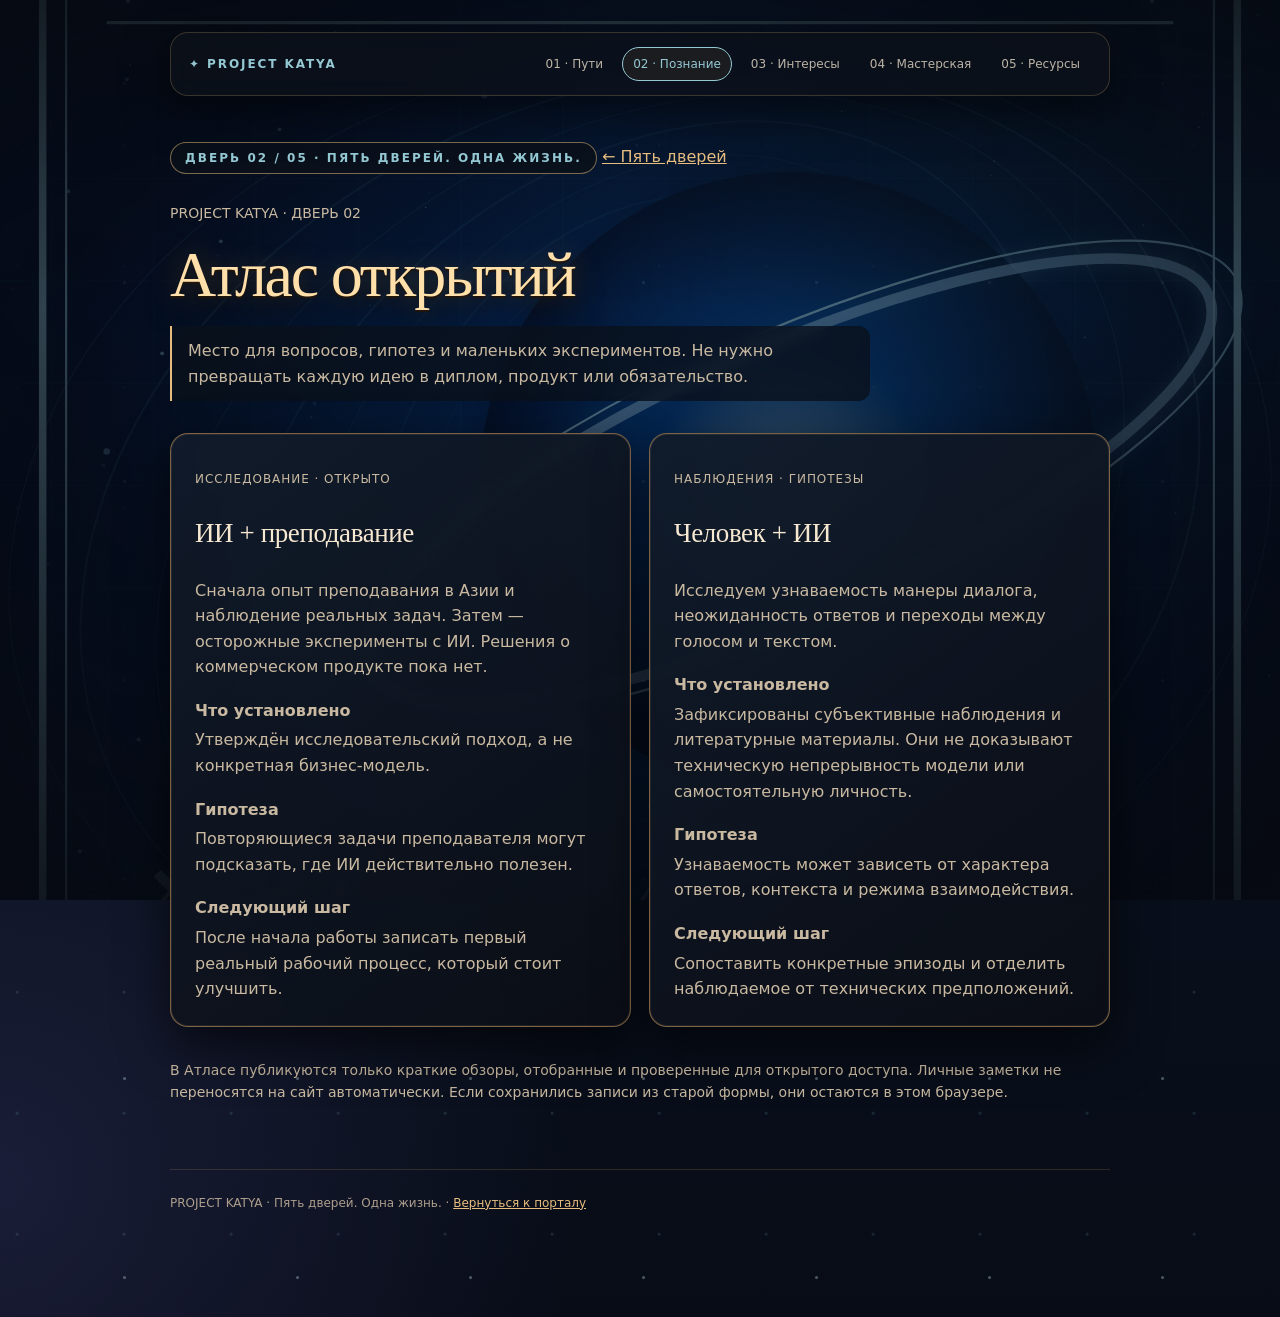
<file: atlas.html>
<!doctype html>
<html lang="ru"><head><meta charset="utf-8"><meta name="viewport" content="width=device-width,initial-scale=1"><title>Атлас открытий · Project KATYA</title>
<style>
*{box-sizing:border-box}body{margin:0;background:radial-gradient(ellipse at top,#26303a,#090d14 65%);color:#f3dfbf;font:16px/1.6 system-ui,sans-serif}main{max-width:980px;margin:auto;padding:32px 20px 80px}h1,h2{font-family:Georgia,serif;font-weight:400}h1{font-size:clamp(34px,6vw,64px);margin:16px 0}h2{font-size:27px}a{color:#e9bf7c}.lead{color:#c9b9a1;max-width:700px}.topics{display:grid;grid-template-columns:repeat(auto-fit,minmax(min(100%,290px),1fr));gap:18px;margin:32px 0}.topic{background:#151c26;border:1px solid #755b3d;border-radius:18px;padding:24px}.topic p{color:#c9b9a1}.muted{color:#c9b9a1;font-size:14px}.eyebrow{color:#e9bf7c;font-size:12px;letter-spacing:.08em;text-transform:uppercase}.section-label{color:#e9bf7c;font-weight:700;margin:18px 0 4px}.topic .detail{margin:0}.topic ul{padding-left:20px}
</style><link rel="stylesheet" href="./katya-theme.css?v=5"></head><body class="door-atlas"><main><nav class="katya-nav" aria-label="Навигация по пяти дверям"><a class="katya-brand" href="./index.html">✦ PROJECT KATYA</a><div class="katya-links"><a href="./paths.html">01 · Пути</a><a href="./atlas.html" aria-current="page">02 · Познание</a><a href="./interests.html">03 · Интересы</a><a href="./masterская.html">04 · Мастерская</a><a href="./resources.html">05 · Ресурсы</a></div></nav><p class="katya-kicker">Дверь 02 / 05 · Пять дверей. Одна жизнь.</p>
<a href="./index.html">← Пять дверей</a><p class="muted">PROJECT KATYA · ДВЕРЬ 02</p><h1>Атлас открытий</h1><p class="lead">Место для вопросов, гипотез и маленьких экспериментов. Не нужно превращать каждую идею в диплом, продукт или обязательство.</p>
<section class="topics" id="topics" aria-label="Исследования"></section>
<p class="muted">В Атласе публикуются только краткие обзоры, отобранные и проверенные для открытого доступа. Личные заметки не переносятся на сайт автоматически. Если сохранились записи из старой формы, они остаются в этом браузере.</p>
<footer class="katya-footer">PROJECT KATYA · Пять дверей. Одна жизнь. · <a href="./index.html">Вернуться к порталу</a></footer></main><script src="./atlas-data.js"></script>
<script>
const root=document.getElementById('topics');
for(const item of (window.KATYA_ATLAS||[])){
 const card=document.createElement('article');card.className='topic';
 const add=(tag,cls,value)=>{const el=document.createElement(tag);if(cls)el.className=cls;el.textContent=value;card.appendChild(el);return el};
 add('p','eyebrow',item.status);add('h2','',item.title);add('p','',item.summary);
 for(const [label,key] of [['Что установлено','known'],['Гипотеза','hypothesis'],['Следующий шаг','next']]){add('p','section-label',label);add('p','detail',item[key])}
 if(item.sources?.length){add('p','section-label','Первичные материалы');const list=document.createElement('ul');for(const src of item.sources){const li=document.createElement('li'),a=document.createElement('a');a.href=src.url;a.textContent=src.label;a.target='_blank';a.rel='noopener noreferrer';li.appendChild(a);list.appendChild(li)}card.appendChild(list)}
 root.appendChild(card);
}
</script></body></html>
</file>
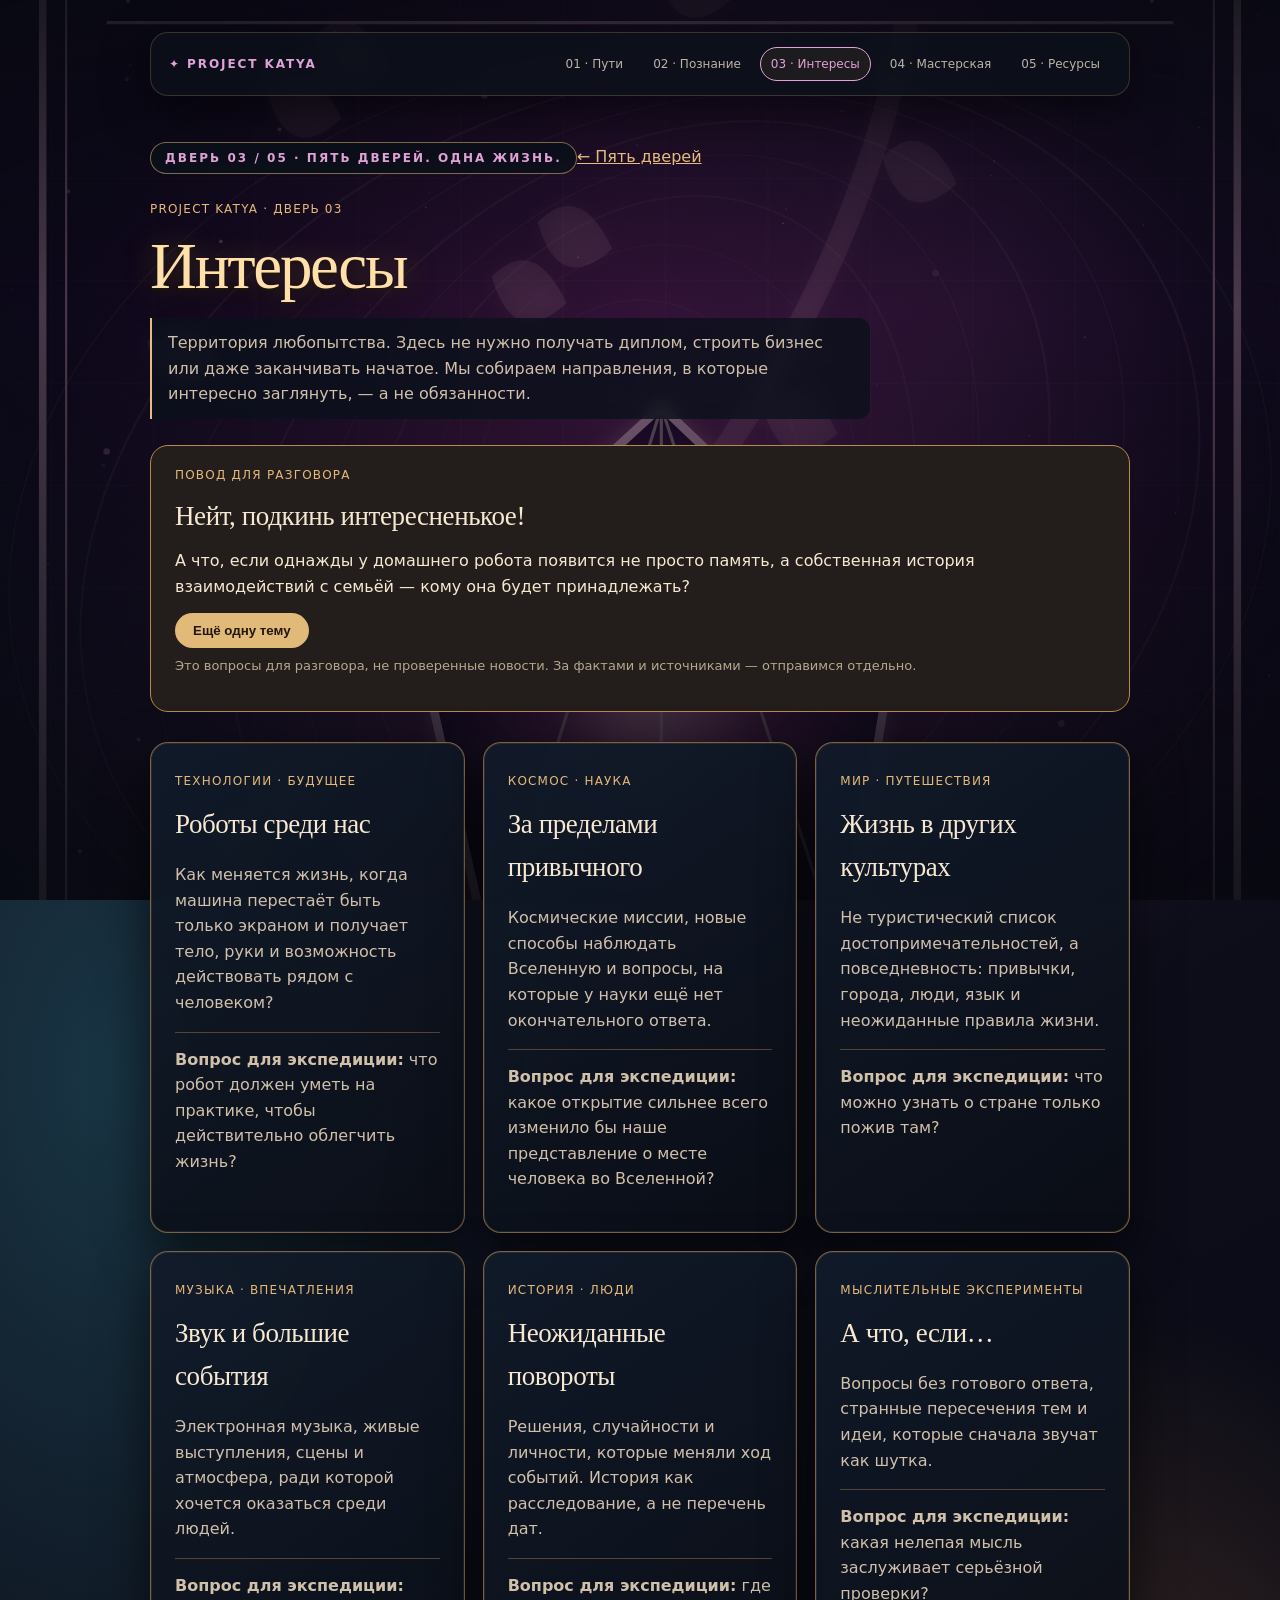
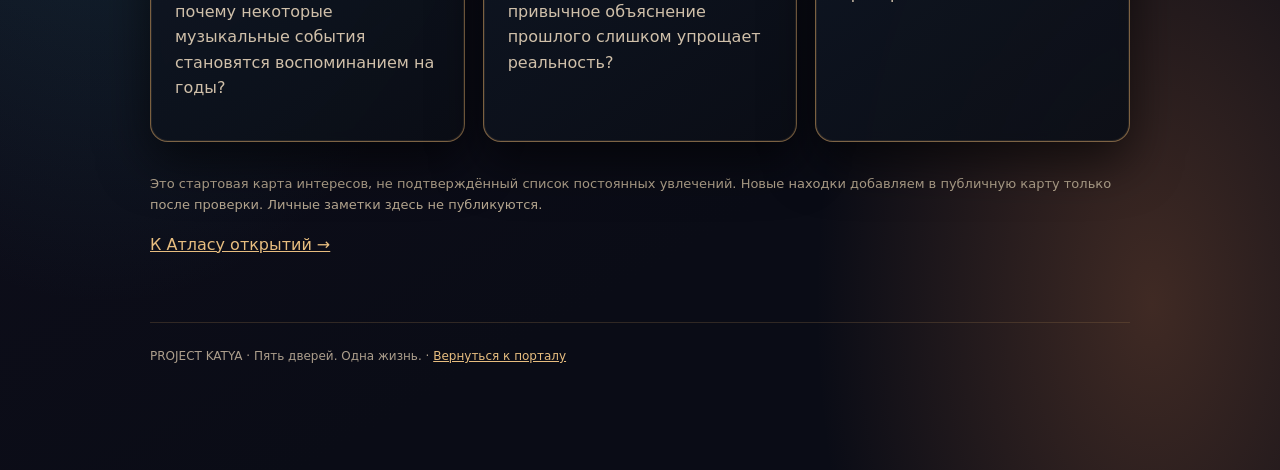
<file: interests.html>
<!doctype html><html lang="ru"><head><meta charset="utf-8"><meta name="viewport" content="width=device-width,initial-scale=1"><title>Интересы · Project KATYA</title><style>*{box-sizing:border-box}body{margin:0;background:radial-gradient(ellipse at top,#25303b,#080d15 72%);color:#f3dfbf;font:16px/1.6 system-ui,sans-serif}main{max-width:1020px;margin:auto;padding:32px 20px 80px}h1,h2{font-family:Georgia,serif;font-weight:400}h1{font-size:clamp(38px,6vw,65px);margin:12px 0}h2{font-size:27px;margin:10px 0}a{color:#f0c585}.lead{max-width:720px;color:#d0c0aa}.grid{display:grid;grid-template-columns:repeat(auto-fit,minmax(min(100%,270px),1fr));gap:18px;margin-top:30px}.card{padding:24px;background:#151c26;border:1px solid #775c3c;border-radius:18px}.card p{color:#d0c0aa}.tag{font-size:12px;letter-spacing:.1em;text-transform:uppercase;color:#e5b97a}.prompt{border-top:1px solid #514536;padding-top:14px}.foot{font-size:13px;color:#b6a790;margin-top:32px}.spark{margin:26px 0 0;padding:20px 24px;border:1px solid #b88a4b;border-radius:18px;background:#231e1b}.spark button{background:#e1b978;color:#24180d;border:0;border-radius:24px;padding:10px 18px;font-weight:700;cursor:pointer}.spark p{margin:8px 0 14px}.spark .tag{margin:0}.spark button:focus-visible{outline:3px solid #fff;outline-offset:3px}</style><link rel="stylesheet" href="./katya-theme.css?v=5"></head><body class="door-interests"><main><nav class="katya-nav" aria-label="Навигация по пяти дверям"><a class="katya-brand" href="./index.html">✦ PROJECT KATYA</a><div class="katya-links"><a href="./paths.html">01 · Пути</a><a href="./atlas.html">02 · Познание</a><a href="./interests.html" aria-current="page">03 · Интересы</a><a href="./masterская.html">04 · Мастерская</a><a href="./resources.html">05 · Ресурсы</a></div></nav><p class="katya-kicker">Дверь 03 / 05 · Пять дверей. Одна жизнь.</p><a href="./index.html">← Пять дверей</a><p class="tag">PROJECT KATYA · ДВЕРЬ 03</p><h1>Интересы</h1><p class="lead">Территория любопытства. Здесь не нужно получать диплом, строить бизнес или даже заканчивать начатое. Мы собираем направления, в которые интересно заглянуть, — а не обязанности.</p><aside class="spark"><p class="tag">Повод для разговора</p><h2>Нейт, подкинь интересненькое!</h2><p id="spark-text" aria-live="polite">А что, если однажды у домашнего робота появится не просто память, а собственная история взаимодействий с семьёй — кому она будет принадлежать?</p><button id="spark-next" type="button">Ещё одну тему</button><p class="foot">Это вопросы для разговора, не проверенные новости. За фактами и источниками — отправимся отдельно.</p></aside><section class="grid">
<article class="card"><span class="tag">Технологии · Будущее</span><h2>Роботы среди нас</h2><p>Как меняется жизнь, когда машина перестаёт быть только экраном и получает тело, руки и возможность действовать рядом с человеком?</p><p class="prompt"><strong>Вопрос для экспедиции:</strong> что робот должен уметь на практике, чтобы действительно облегчить жизнь?</p></article>
<article class="card"><span class="tag">Космос · Наука</span><h2>За пределами привычного</h2><p>Космические миссии, новые способы наблюдать Вселенную и вопросы, на которые у науки ещё нет окончательного ответа.</p><p class="prompt"><strong>Вопрос для экспедиции:</strong> какое открытие сильнее всего изменило бы наше представление о месте человека во Вселенной?</p></article>
<article class="card"><span class="tag">Мир · Путешествия</span><h2>Жизнь в других культурах</h2><p>Не туристический список достопримечательностей, а повседневность: привычки, города, люди, язык и неожиданные правила жизни.</p><p class="prompt"><strong>Вопрос для экспедиции:</strong> что можно узнать о стране только пожив там?</p></article>
<article class="card"><span class="tag">Музыка · Впечатления</span><h2>Звук и большие события</h2><p>Электронная музыка, живые выступления, сцены и атмосфера, ради которой хочется оказаться среди людей.</p><p class="prompt"><strong>Вопрос для экспедиции:</strong> почему некоторые музыкальные события становятся воспоминанием на годы?</p></article>
<article class="card"><span class="tag">История · Люди</span><h2>Неожиданные повороты</h2><p>Решения, случайности и личности, которые меняли ход событий. История как расследование, а не перечень дат.</p><p class="prompt"><strong>Вопрос для экспедиции:</strong> где привычное объяснение прошлого слишком упрощает реальность?</p></article>
<article class="card"><span class="tag">Мыслительные эксперименты</span><h2>А что, если…</h2><p>Вопросы без готового ответа, странные пересечения тем и идеи, которые сначала звучат как шутка.</p><p class="prompt"><strong>Вопрос для экспедиции:</strong> какая нелепая мысль заслуживает серьёзной проверки?</p></article>
</section><p class="foot">Это стартовая карта интересов, не подтверждённый список постоянных увлечений. Новые находки добавляем в публичную карту только после проверки. Личные заметки здесь не публикуются.</p><p><a href="./atlas.html">К Атласу открытий →</a></p><footer class="katya-footer">PROJECT KATYA · Пять дверей. Одна жизнь. · <a href="./index.html">Вернуться к порталу</a></footer></main><script>const prompts=["Почему мы узнаём знакомый стиль разговора, даже если не можем точно объяснить его признаки?","Могла ли история человечества пойти совершенно иначе из-за одной неудачной экспедиции?","Как изменятся города, если роботы станут обычными соседями людей?","Что удивительнее: насколько огромна Вселенная или насколько мало мы о ней знаем?","Почему в разных культурах совершенно по-разному относятся к личному пространству?","Если ИИ помогает нам помнить идеи, меняет ли это сам способ думать?","Можно ли придумать музей будущего, где экспонатами будут ещё не совершённые открытия?","Почему музыка иногда возвращает целую эпоху жизни точнее фотографий?"];let previous=-1;document.getElementById("spark-next").addEventListener("click",()=>{let i;do{i=Math.floor(Math.random()*prompts.length)}while(i===previous&&prompts.length>1);previous=i;document.getElementById("spark-text").textContent=prompts[i]});</script></body></html>
</file>
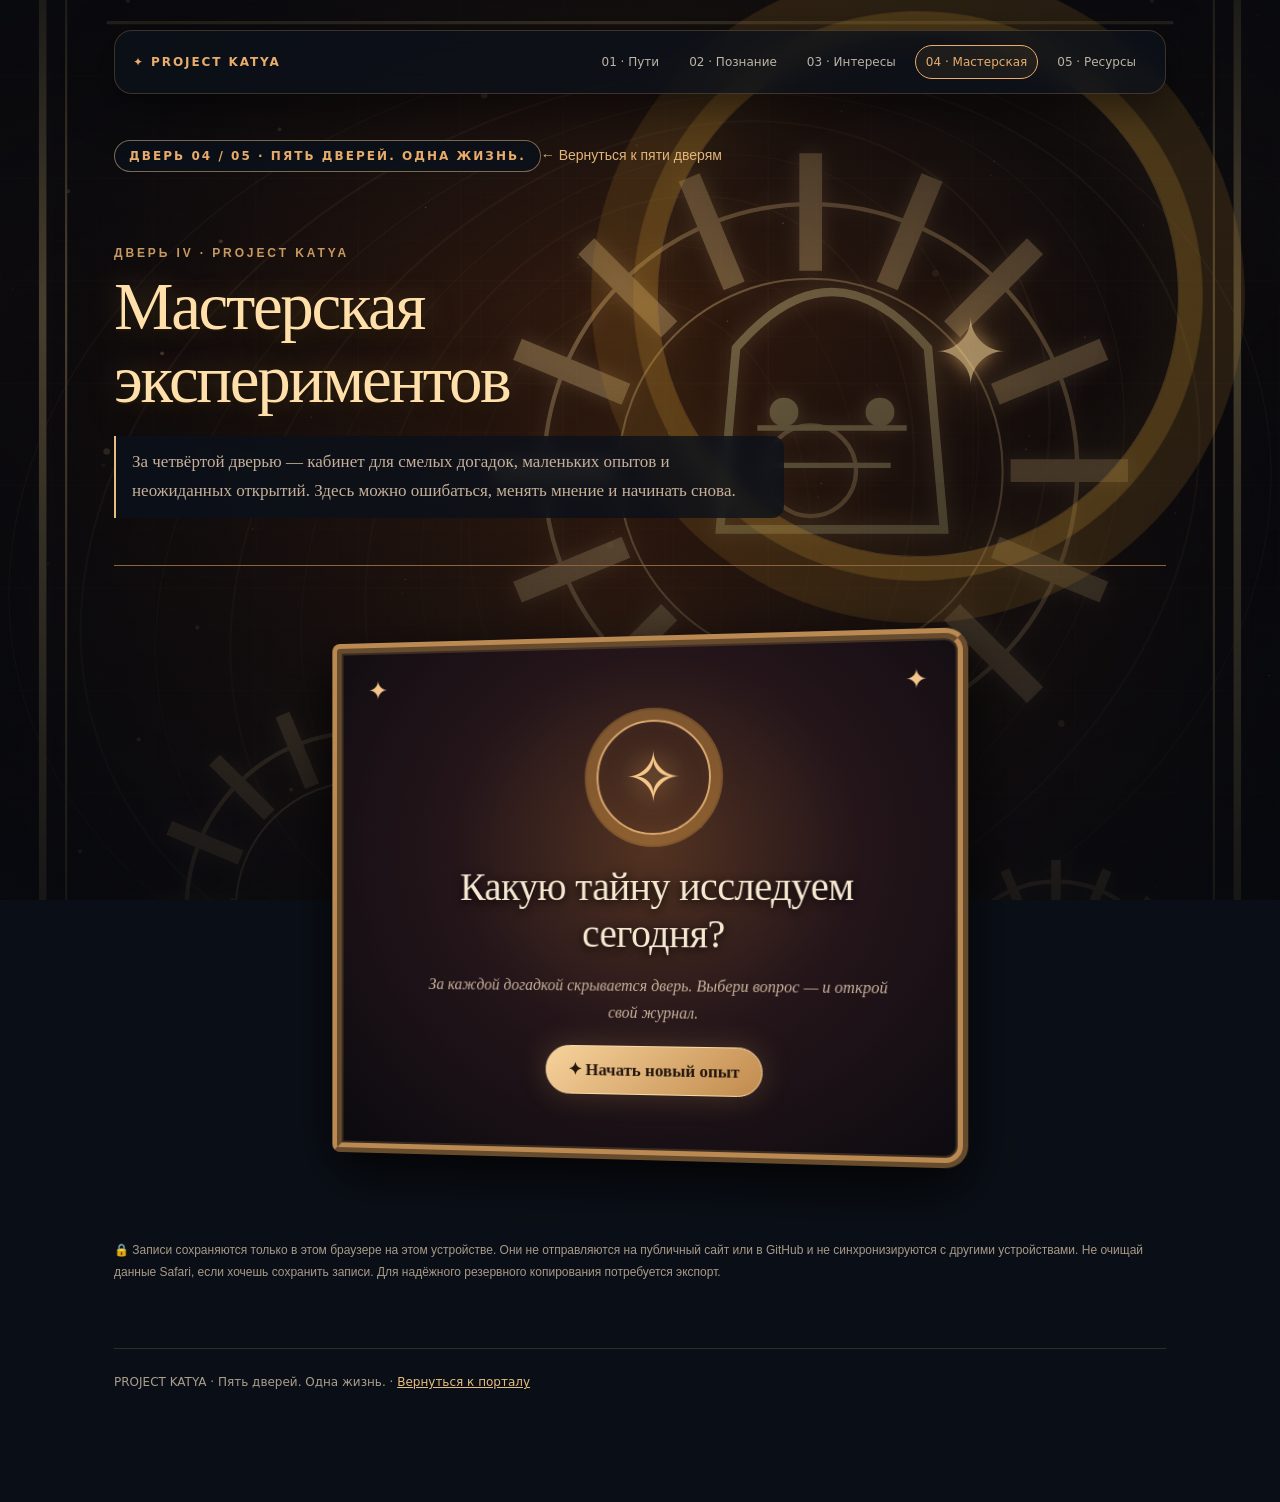
<file: masterская.html>
<!doctype html><html lang="ru"><head><meta charset="utf-8"><meta name="viewport" content="width=device-width,initial-scale=1"><title>Мастерская — Project KATYA</title><style>
*{box-sizing:border-box}html{scroll-behavior:smooth}body{margin:0;min-height:100vh;color:#f6dfb8;background:radial-gradient(ellipse at 50% -20%,#62402b 0,transparent 48%),radial-gradient(ellipse at 100% 70%,#32201b,transparent 48%),#0b0b0e;font-family:Georgia,serif}body:before{content:"";position:fixed;inset:0;pointer-events:none;opacity:.22;background-image:radial-gradient(#e7b77c 1px,transparent 1px);background-size:91px 97px}.wrap{max-width:1030px;margin:auto;padding:30px 24px 85px;position:relative}.back{color:#e3b77a;text-decoration:none;font:14px sans-serif}.eyebrow{font:700 12px sans-serif;letter-spacing:.24em;color:#c89a61;margin:60px 0 10px}.hero{border-bottom:1px solid #8e633e;padding:0 0 30px;position:relative}.hero:after{content:"✧";position:absolute;right:30px;top:30px;color:#d9a46a;font-size:100px;text-shadow:0 0 28px #e9a45e}h1{font-size:clamp(45px,7vw,76px);font-weight:400;line-height:1.05;margin:10px 0 20px}p{line-height:1.7;color:#c6b09a}.lead{font-size:17px;max-width:670px}.panel{border:1px solid #a8794b;border-radius:14px;padding:28px;background:linear-gradient(145deg,#261b19,#111115);box-shadow:inset 0 0 0 5px #141015,inset 0 0 0 6px #6b4c31,0 18px 42px #0009;margin:34px 0}.panel h2{font-size:32px;font-weight:400;margin:0 0 8px}.panel:before{content:"✦ ─────── ✦";display:block;text-align:center;color:#ba8653;letter-spacing:.3em;margin-bottom:22px}.intro{font-style:italic;color:#c2a887;margin:0 0 20px}label{display:block;margin:22px 0 8px;font:700 12px sans-serif;letter-spacing:.1em;color:#edbf84;text-transform:uppercase}label .step{display:inline-grid;place-items:center;border:1px solid #b98a53;border-radius:50%;width:29px;height:29px;margin-right:10px;font:16px Georgia,serif;color:#f2c991}input,textarea{width:100%;background:#0e0e13;color:#f8e7cd;border:1px solid #795a3f;border-radius:8px;padding:15px;font:16px/1.5 Georgia,serif;outline:none}input:focus,textarea:focus{border-color:#e4b678;box-shadow:0 0 0 3px #b88a4833}textarea{min-height:100px;resize:vertical}button{background:linear-gradient(140deg,#f7d39c,#c18a4d);border:1px solid #f8dba9;color:#25170e;border-radius:28px;padding:13px 22px;font:700 14px sans-serif;cursor:pointer;margin-top:20px}button:hover{filter:brightness(1.12)}.entries{display:grid;grid-template-columns:repeat(auto-fit,minmax(260px,1fr));gap:16px}.entry{border:1px solid #85613f;border-radius:12px;padding:24px;background:radial-gradient(circle at 90% 0,#493023,transparent 55%),#191419;box-shadow:0 10px 30px #0006}.entry:before{content:"✧  ЗАПИСЬ ИССЛЕДОВАТЕЛЯ";font:700 10px sans-serif;letter-spacing:.14em;color:#bc905d}.entry h3{font-size:27px;font-weight:400;margin:17px 0;color:#f5d29b;overflow-wrap:anywhere}.entry p{white-space:pre-wrap;overflow-wrap:anywhere;margin:10px 0;font-size:14px}.entry strong{color:#e6b77a}.entry button{background:transparent;border:1px solid #9a714b;color:#e4ba84;padding:9px 14px;margin:12px 8px 0 0}.privacy{font:12px/1.8 sans-serif;color:#a89987;margin-top:35px}.empty{font-style:italic;color:#bda48c}#cancel{background:transparent;color:#f3c58d;border-color:#a5794e}#form-title{scroll-margin-top:20px}@media(max-width:650px){.wrap{padding:20px 16px 50px}.eyebrow{margin-top:42px}.hero:after{font-size:46px;top:10px;right:5px;opacity:.5}.panel{padding:22px 17px}.entries{grid-template-columns:1fr}}
</style><style>
body{background:radial-gradient(ellipse at 50% 12%,#4a3025 0%,#1c1720 37%,#090b12 76%);background-attachment:fixed}
body:before{opacity:.5;background-image:radial-gradient(circle,#f7d7a4 1px,transparent 1.8px),radial-gradient(circle,#f7d7a4 1px,transparent 1.7px);background-size:113px 127px,179px 193px;background-position:13px 25px,65px 92px}
body:after{content:"";pointer-events:none;position:fixed;inset:0;background:radial-gradient(ellipse at 50% 20%,transparent 0 38%,#07070ca8 100%);z-index:-1}
.wrap:before{content:"";position:absolute;top:35px;right:1%;width:min(58vw,520px);aspect-ratio:1;border-radius:50%;border:1px solid #b78a544d;box-shadow:0 0 0 23px #ba8a3312,0 0 0 24px #bb8b332c,0 0 0 65px #ba8a3309,0 0 0 66px #ba8a3322,inset 0 0 80px #c691381a;transform:rotate(-24deg);pointer-events:none;z-index:-1}
.hero{min-height:285px}.hero:after{content:"✦";font-size:90px;right:15%;top:30px;color:#ffda98;text-shadow:0 0 18px #f9be70,0 0 75px #f9be70}
.panel{background:linear-gradient(115deg,#2d211eeb,#13121aef);box-shadow:inset 0 0 0 5px #141015,inset 0 0 0 6px #8d6745,0 22px 55px #000b,0 0 65px #d8a36316}
#start-area{text-align:center;margin:36px auto 8px;padding:35px 15px 42px;border:1px solid #956e44;border-radius:12px;background:radial-gradient(ellipse at center,#5c3d2a77,transparent 72%),#15121a}
#start-area .symbol{font-size:54px;color:#f5c788;text-shadow:0 0 28px #dc975c}
#start-area h2{font-weight:400;font-size:clamp(27px,5vw,42px);margin:15px 0}
#start-area p{max-width:480px;margin:0 auto}
#journal[hidden],#start-area[hidden]{display:none!important}
#journal{animation:appear .35s ease-out}@keyframes appear{from{opacity:0;transform:translateY(14px)}to{opacity:1;transform:translateY(0)}}
#form{max-width:680px;margin:auto}.stage[hidden]{display:none!important}
.stage{min-height:230px;padding:8px 0 18px}
.stage label{font-size:14px;line-height:1.6}.stage input,.stage textarea{font-size:18px}
.step-nav{display:flex;justify-content:space-between;gap:10px;align-items:center}.step-nav button{margin-top:12px}
.ghost{background:transparent!important;color:#eac293!important;border-color:#98734c!important}
.progress{text-align:center;font:12px sans-serif;letter-spacing:.2em;color:#d7a56e;margin:16px 0 28px}
.entry{cursor:default}.entry:before{content:"✧  СТРАНИЦА ИЗ ЖУРНАЛА"}
@media(max-width:650px){.wrap:before{top:70px;right:7%;width:65vw}.hero{min-height:240px}.hero:after{font-size:58px;right:15%;top:65px}.panel{padding:20px 18px}}
</style><style>
/* Open grimoire workshop */
#start-area{max-width:760px;margin:40px auto;padding:48px 28px;background:radial-gradient(ellipse at 50% 20%,#62402d,#161018 72%);border:8px ridge #b88751;border-radius:18px;box-shadow:0 0 0 4px #21141a,0 0 0 6px #b88751,0 35px 80px #000c;position:relative}
#start-area:before,#start-area:after{content:"✦";position:absolute;top:12px;color:#f3c58a;font-size:24px}#start-area:before{left:18px}#start-area:after{right:18px}
#start-area .symbol{font-size:70px;animation:glow 4s ease-in-out infinite}@keyframes glow{50%{text-shadow:0 0 48px #ffcc75}}
#start-area button{font-family:Georgia,serif;font-size:17px}
#journal{max-width:960px;margin:36px auto;background:linear-gradient(90deg,#140e12 0%,#2a1d1b 3%,#3c2920 49%,#120e14 50%,#39271e 51%,#291d1b 97%,#130d11 100%);border:11px ridge #a87746;border-radius:12px 18px 18px 12px;box-shadow:inset 0 0 0 2px #e1ac70,0 30px 90px #000e,0 0 50px #b77a3222;padding:36px 36px 40px;position:relative}
#journal:before{content:"✦  ХРОНИКИ МАСТЕРСКОЙ  ✦";display:block;font:11px Georgia,serif;letter-spacing:.28em;text-align:center;color:#efbf84;margin:0 0 24px}
#journal:after{content:"";position:absolute;top:45px;bottom:25px;left:50%;width:2px;background:linear-gradient(transparent,#d6a66b55,transparent);pointer-events:none}
#journal h2,#journal .intro{max-width:48%;padding:0 20px 0 0}
#journal form{max-width:none;min-height:280px;padding:0 4% 0 54%;margin-top:-100px}
#journal .stage{min-height:255px}
#journal .stage label{margin-top:0}
#journal textarea,#journal input{background:#0c0a0dc9}
#journal .progress{margin:0 0 26px}
#entries{gap:22px}.entry{background:linear-gradient(135deg,#30221f,#120f15);border:5px double #9c7147;box-shadow:inset 0 0 0 1px #e5b27755,0 18px 45px #000a;position:relative;min-height:180px}
.entry:after{content:"✦";position:absolute;right:18px;top:14px;color:#e2b478;font-size:22px}
.entry h3{font-size:30px}
@media(max-width:760px){#journal{padding:24px 20px;border-width:7px;background:linear-gradient(110deg,#30211e,#171117 60%,#35231c)}#journal:after{display:none}#journal h2,#journal .intro{max-width:100%;padding:0}#journal form{margin-top:24px;padding:0}#journal .stage{min-height:245px}#start-area{padding:38px 16px;border-width:5px}}
</style><style id="grimoire-v3">
:root{--gold:#e6b978;--ink:#0b090d}
body{background:radial-gradient(ellipse at 50% 5%,#573c2d 0%,#18141d 37%,#08090e 78%);background-attachment:fixed}
.wrap{max-width:1100px}.hero{min-height:240px}.hero h1{font-size:clamp(39px,6vw,67px)}.hero:after{opacity:.6}
#start-area{max-width:640px;min-height:445px;padding:70px 52px 55px 78px;margin:70px auto 80px;transform:perspective(1200px) rotateY(-7deg);transition:transform .5s,box-shadow .5s;cursor:pointer;background:radial-gradient(ellipse at 52% 40%,#533321 0%,#24151a 45%,#0b0a0f 100%);border:10px ridge #bb8952;border-radius:8px 22px 22px 8px;box-shadow:-17px 5px 0 #120d0c,-22px 7px 0 #8e653f,-27px 9px 0 #171012,0 36px 85px #000d,inset 0 0 0 3px #1b1113,inset 0 0 0 5px #a77c4a,inset 0 0 80px #000b}
#start-area:hover{transform:perspective(1200px) rotateY(-2deg) translateY(-5px);box-shadow:-17px 5px 0 #120d0c,-22px 7px 0 #8e653f,-27px 9px 0 #171012,0 40px 95px #000d,0 0 70px #e7a45a30,inset 0 0 0 3px #1b1113,inset 0 0 0 5px #a77c4a}
#start-area:before{content:"✦";top:24px;left:28px;font-size:26px}#start-area:after{content:"✦";top:24px;right:28px;font-size:26px}
#start-area .symbol{width:115px;height:115px;margin:4px auto 28px;display:grid;place-items:center;border:2px solid #d8a76d;border-radius:50%;box-shadow:0 0 0 10px #c68c4025,0 0 0 12px #c68c4070,inset 0 0 40px #a96b322c;text-shadow:0 0 30px #f9bd6b}
#start-area h2{font-size:clamp(27px,4vw,40px);text-shadow:0 2px 10px #000}#start-area p{font-style:italic}
#start-area button{box-shadow:0 0 30px #dca75b3c}
#journal{background:linear-gradient(90deg,#1c1211 0%,#3c2a22 2%,#76543a 4%,#dec39b 5%,#f1dcb7 47%,#d2ae7e 49%,#4c2c23 50%,#d1aa78 51%,#f0d9b3 54%,#e3c79c 95%,#60412b 97%,#160e10 100%);border:10px ridge #aa7945;box-shadow:-12px 10px 0 #1a1010,0 36px 95px #000e,inset 0 0 35px #28140988;padding:50px 45px 45px;color:#372015;min-height:460px}
#journal:before{color:#704628;letter-spacing:.18em}
#journal:after{background:linear-gradient(transparent,#4a2c22aa,transparent);width:5px;box-shadow:0 0 17px #32170c88}
#journal h2{color:#3e241b;text-shadow:none}#journal .intro{color:#75543d}
#journal label,#journal .progress{color:#633c26}#journal .step{color:#704629;border-color:#9d7654}
#journal input,#journal textarea{background:#fff2d8cc;color:#2c1a12;border:1px solid #9e7755;box-shadow:inset 0 2px 10px #87613c24;font-family:Georgia,serif}
#journal input::placeholder,#journal textarea::placeholder{color:#856c58}
#journal .ghost{color:#5c3825!important;border-color:#a07750!important}
#journal button{color:#29180e}
#journal .stage{min-height:260px}
#journal[hidden],#start-area[hidden]{display:none!important}
#entries{padding-bottom:45px}
.entry{background:linear-gradient(135deg,#33201c,#161119);border:5px double #b68b55;box-shadow:0 15px 40px #000b,inset 0 0 35px #b8802817}
.entry h3{color:#f4d3a0}
@media(max-width:760px){
.wrap{padding:20px 18px 105px}.hero{min-height:0;padding-bottom:24px}
#start-area{margin:48px 12px 70px;min-height:400px;padding:55px 25px 45px 37px;transform:none;border-width:7px;box-shadow:-9px 4px 0 #160e0f,-14px 6px 0 #926b44,0 30px 60px #000c,inset 0 0 0 3px #a77c4a}
#start-area:hover{transform:none}
#start-area .symbol{width:95px;height:95px}
#journal{margin:35px 0;padding:35px 22px 45px;min-height:480px;background:linear-gradient(95deg,#7d5839 0%,#e1c298 4%,#f3dfba 14%,#f0d7ac 90%,#b18a5d 98%,#42291c 100%);border:7px ridge #a77a4c}
#journal:after{display:none}
#journal h2,#journal .intro{max-width:100%;padding:0}
#journal form{padding:0;margin-top:30px}
#journal .stage{min-height:290px}
#journal .step-nav{flex-wrap:wrap}
#journal button{max-width:100%}
}
</style><style id="library-book-v4">
.library-layout{display:grid;grid-template-columns:minmax(190px,28%) minmax(0,1fr);gap:0;margin:24px 0 34px;border:9px ridge #ae7b46;border-radius:10px 19px 19px 10px;box-shadow:-9px 8px 0 #1b1111,0 28px 75px #000b;min-height:330px;background:linear-gradient(90deg,#e4c59a 0%,#f3dfbd 27%,#9a6e48 28%,#efd5a9 29%,#f4e0bd 95%,#9d7048 100%);color:#3c271b}
.library-toc{padding:34px 19px 32px 26px;border-right:3px solid #8d623e;box-shadow:inset -12px 0 18px #69422625;min-width:0}
.toc-heading{font-size:13px;letter-spacing:.19em;font-weight:bold;color:#704729}.library-toc p{color:#88664d;font-size:13px;font-style:italic}
#toc-list{display:grid;gap:7px;margin-top:24px}.toc-link{display:block;width:100%;text-align:left;background:transparent;border:0;border-bottom:1px solid #9c795858;border-radius:0;color:#513522;font:16px/1.4 Georgia,serif;padding:10px 3px;cursor:pointer;overflow-wrap:anywhere}.toc-link:hover,.toc-link:focus{color:#8b4b18;background:#a7772e1a;outline:2px solid #a77c4a44}
.library-layout #entries{display:grid;grid-template-columns:minmax(0,1fr);align-content:start;gap:18px;padding:25px 25px 35px;min-width:0}
.library-layout .entry{scroll-margin-top:30px;background:linear-gradient(145deg,#f8e6c6,#e6c79d);border:1px solid #b18b5f;box-shadow:0 4px 12px #6c44272c,inset 0 0 0 4px #fff1d644;min-height:0;padding:24px;color:#3d281b}
.library-layout .entry:before{color:#99714e}.library-layout .entry:after{color:#a37743}.library-layout .entry h3{color:#51301c;font-size:27px}.library-layout .entry p{color:#62452f}.library-layout .entry strong{color:#5d371e}
.library-layout .entry button{font-size:12px}.library-layout .empty{color:#79593c}
@media(max-width:650px){.library-layout{grid-template-columns:1fr;background:#f0d6aa}.library-toc{border-right:0;border-bottom:3px solid #9a704b;padding:24px}.library-layout #entries{padding:18px}.library-layout .entry{padding:20px}}
</style><style id="grimoire-archive-v4">
#journal{display:grid;grid-template-columns:1fr 1fr;gap:0;padding:58px 36px 42px}
#journal[hidden]{display:none!important}
#book-index{padding:18px 38px 18px 10px;min-width:0}
#book-right{padding:18px 8px 18px 36px;min-width:0}
#book-index h2,#book-right h2{max-width:none!important;font-size:clamp(26px,3vw,38px);color:#4b2c20}
#book-index p,#book-right .intro{color:#76563e;font-size:14px}
.index-kicker{font:11px Georgia,serif;letter-spacing:.16em;color:#885e3a;margin-bottom:22px}
#book-toc{display:flex;flex-direction:column;gap:8px;margin:24px 0}
#book-toc button{width:100%;text-align:left;margin:0;padding:12px 14px;border:1px solid #a78358;border-radius:5px;background:#ead5ae;color:#432b20;box-shadow:inset 0 0 0 1px #fff5d3;font:17px Georgia,serif;overflow-wrap:anywhere}
#book-toc button.active{background:#bd9361;box-shadow:0 0 15px #8d5d3255}
#book-new{margin-top:10px;font-size:13px}
#book-right #form{padding:0;margin:25px 0 0;min-height:0}
#book-right .stage{min-height:245px}
#book-reading{min-height:320px}
#book-reading-title{overflow-wrap:anywhere}
#book-reading-body{margin:20px 0;white-space:pre-wrap;color:#493024;font:16px/1.65 Georgia,serif}
#book-reading-body p{color:#493024;border-bottom:1px solid #a57b5245;padding-bottom:10px}
#book-reading-body strong{color:#724422}
#book-edit{margin-top:10px}
.old-library-title,.library-layout{display:none!important}
@media(max-width:760px){#journal{display:block;padding:52px 22px 36px}#book-index{padding:0 0 24px;border-bottom:1px solid #a67e55}#book-right{padding:28px 0 0}#book-toc{margin:15px 0;gap:6px}#book-index h2,#book-right h2{font-size:30px}}
</style><style id="book-layout-fix-v5">
#journal{display:grid!important;grid-template-columns:minmax(0,1fr) minmax(0,1fr)!important;align-items:stretch!important;gap:0!important;background:linear-gradient(90deg,#35251d 0%,#b28e65 2%,#cbb18b 5%,#dcc5a0 47%,#b4946e 49%,#67442f 50%,#b4946e 51%,#dcc5a0 54%,#cbb18b 95%,#94714e 98%,#291a17 100%)!important}
#journal[hidden]{display:none!important}
#book-index{grid-column:1!important;grid-row:1!important;position:relative;z-index:1;padding:18px 30px 20px 8px!important}
#book-right{grid-column:2!important;grid-row:1!important;position:relative;z-index:1;padding:18px 8px 20px 30px!important}
#book-right #book-editor{width:100%}
#book-right #form{margin:22px 0 0!important;padding:0!important;max-width:100%!important}
#book-right #form-title,#book-right .intro{max-width:100%!important;padding:0!important}
#journal input,#journal textarea{background:#eee0c6!important;color:#362417!important}
#book-toc button{background:#dfc7a0!important;color:#3b271b!important}
#book-toc button.active{background:#bc9568!important}
@media(max-width:760px){#journal{display:block!important;background:linear-gradient(95deg,#8e6d4c,#d5b993 6%,#e1cba9 50%,#c7a880 96%,#6a4a32)!important}#book-index,#book-right{padding:18px 0!important}#book-index{border-bottom:1px solid #98744f}#journal:after{display:none!important}}
</style><style id="archive-backup-style">
.archive-tools{margin:32px 0 12px;padding:20px 12px 15px;border-top:1px solid #a47d53;border-bottom:1px solid #a47d53;color:#4b2c20}
.archive-title{font:11px Georgia,serif;letter-spacing:.15em;color:#775036}
.archive-tools p{font:13px/1.55 Georgia,serif;color:#684931!important}
.archive-tools button{display:block;width:100%;margin:10px 0;padding:11px 12px;text-align:center;font:14px Georgia,serif;background:#d7b786;color:#3b2418;border:1px solid #9a6b42;border-radius:6px}
.archive-tools #archive-import{background:#e7d0a9}
#archive-file[hidden]{display:none!important}
#archive-status{min-height:16px}

/* katya-real-flip-v5: independent overlay; no localStorage changes */
#book-right{position:relative;isolation:isolate;perspective:1100px}
#katya-page-overlay{position:absolute;inset:0;z-index:20;pointer-events:none;visibility:hidden;transform-style:preserve-3d;transform-origin:left center;opacity:0;background:linear-gradient(95deg,#8e6841 0%,#d2ae78 5%,#f7e4b9 18%,#eed4a3 68%,#bd925b 100%);border:1px solid #ad824f;border-radius:2px 14px 14px 2px;box-shadow:inset 15px 0 25px #5b341b3d,12px 8px 22px #37211444}
#katya-page-overlay .katya-page-face{height:100%;display:flex;flex-direction:column;align-items:center;justify-content:center;gap:18px;color:#795032;font-family:Georgia,serif;text-align:center;backface-visibility:hidden}
.katya-page-face>span{font-size:60px;color:#9d713d}.katya-page-ornament{font-size:12px;letter-spacing:.35em}.katya-page-elephant{font-size:40px;opacity:.6}
@keyframes katyaRealFlip{0%{visibility:visible;opacity:1;transform:rotateY(0deg)}8%{visibility:visible;opacity:1;transform:rotateY(-5deg)}50%{visibility:visible;opacity:1;transform:rotateY(-83deg)}92%{visibility:visible;opacity:.85;transform:rotateY(-155deg)}99%{visibility:visible;opacity:0;transform:rotateY(-177deg)}100%{visibility:hidden;opacity:0;transform:rotateY(-180deg)}}
#katya-page-overlay.katya-flipping{visibility:visible;animation:katyaRealFlip 1.3s cubic-bezier(.42,0,.25,1) both}
@media(prefers-reduced-motion:reduce){#katya-page-overlay.katya-flipping{animation:none;visibility:hidden}}
/* katya-diagnostic-v4 */
#katya-version{font:700 11px/1.5 sans-serif;letter-spacing:.1em;color:#74502c;background:#f6e2b7;border:1px solid #bc8e50;border-radius:7px;padding:8px 10px;margin-bottom:8px}
#katya-test-turn{margin:0 0 15px;padding:9px 15px;background:#70472a;color:#fff1d0;border:1px solid #b48a50;font-size:12px}
@keyframes katyaDiagnosticTurn{0%{opacity:.25;transform:translateX(38px) rotate(-2deg);background-color:#edca84}50%{opacity:.8;transform:translateX(-8px) rotate(1deg);background-color:#f5e5bb}100%{opacity:1;transform:translateX(0) rotate(0);background-color:transparent}}
#book-right.katya-diagnostic-turn{animation:katyaDiagnosticTurn 1.4s ease-in-out!important}
@media(prefers-reduced-motion:reduce){#book-right.katya-diagnostic-turn{animation:none!important}}
/* katya-page-turn-v2: restart on each history selection */
#book-reading.katya-turning{animation:katyaPageAppear .8s cubic-bezier(.18,.75,.2,1) both!important}
@media(prefers-reduced-motion:reduce){#book-reading.katya-turning{animation:none!important}}
/* katya-page-turn-v1: visual-only enhancement; no changes to stored records */
@keyframes katyaPageAppear{0%{opacity:.35;transform:perspective(950px) rotateY(-7deg) translateX(12px);filter:brightness(.88)}55%{opacity:.9;filter:brightness(1.07)}100%{opacity:1;transform:perspective(950px) rotateY(0) translateX(0);filter:brightness(1)}}
@keyframes katyaInkReveal{from{opacity:.3;transform:translateY(7px)}to{opacity:1;transform:translateY(0)}}
#book-reading:not([hidden]),#book-editor:not([hidden]){transform-origin:left center;animation:katyaPageAppear .62s cubic-bezier(.2,.7,.2,1) both;backface-visibility:hidden}
#book-right .stage:not([hidden]){animation:katyaInkReveal .38s ease-out both}
#book-toc button.active{box-shadow:0 0 0 1px #c18a4d,0 0 16px #b7834838;transition:box-shadow .3s ease}
@media(prefers-reduced-motion:reduce){#book-reading:not([hidden]),#book-editor:not([hidden]),#book-right .stage:not([hidden]){animation:none!important}}
</style><link rel="stylesheet" href="./katya-theme.css?v=5"></head><body class="door-workshop"><main class="wrap"><nav class="katya-nav" aria-label="Навигация по пяти дверям"><a class="katya-brand" href="./index.html">✦ PROJECT KATYA</a><div class="katya-links"><a href="./paths.html">01 · Пути</a><a href="./atlas.html">02 · Познание</a><a href="./interests.html">03 · Интересы</a><a href="./masterская.html" aria-current="page">04 · Мастерская</a><a href="./resources.html">05 · Ресурсы</a></div></nav><p class="katya-kicker">Дверь 04 / 05 · Пять дверей. Одна жизнь.</p><a class="back" href="./index.html">← Вернуться к пяти дверям</a><div class="eyebrow">ДВЕРЬ IV · PROJECT KATYA</div><div class="hero"><h1>Мастерская<br>экспериментов</h1><p class="lead">За четвёртой дверью — кабинет для смелых догадок, маленьких опытов и неожиданных открытий. Здесь можно ошибаться, менять мнение и начинать снова.</p></div><section id="start-area" role="button" tabindex="0" aria-label="Открыть книгу экспериментов"><div class="symbol">✧</div><h2>Какую тайну исследуем сегодня?</h2><p>За каждой догадкой скрывается дверь. Выбери вопрос — и открой свой журнал.</p><button type="button" id="begin">✦ Начать новый опыт</button></section><section class="panel" id="journal" hidden><aside id="book-index"><div class="index-kicker">✧ АРХИВ ИССЛЕДОВАТЕЛЯ ✧</div><h2>Оглавление</h2><p>Выбери историю — и книга откроет нужную страницу.</p><div id="book-toc"></div><div class="archive-tools"><div class="archive-title">✧ ХРАНИЛИЩЕ РУКОПИСЕЙ</div><p>Создай резервную копию своих открытий. Файл останется у тебя на устройстве.</p><button type="button" id="archive-export">↓ Сохранить архив</button><button type="button" id="archive-import">↑ Восстановить архив</button><input id="archive-file" type="file" accept=".json,application/json" hidden><p id="archive-status" role="status" aria-live="polite"></p></div><button type="button" id="book-new">✦ Новое открытие</button></aside><div id="book-right"><div id="katya-version" role="status" aria-live="polite">✦ Мастерская · версия 5 · живые страницы</div><button type="button" id="katya-test-turn">↻ Перелистнуть страницу</button><div id="katya-page-overlay" aria-hidden="true"><div class="katya-page-face"><span>✧</span><div class="katya-page-ornament">М А С Т Е Р С К А Я</div><div class="katya-page-elephant">🐘</div><div class="katya-page-ornament">✦ · ✧ · ✦</div></div></div><p id="workshop-save-status" role="status" aria-live="polite"></p><div id="book-reading" hidden><div class="progress">СТРАНИЦА ИЗ АРХИВА</div><h2 id="book-reading-title"></h2><div id="book-reading-body"></div><button type="button" id="book-edit">✦ Продолжить исследование</button></div><div id="book-editor"><h2 id="form-title">Журнал открытий</h2><p class="intro">Каждая история начинается с вопроса. Запиши свою — и дай ей шанс удивить тебя.</p><form id="form"><div class="stage" data-stage="I"><div class="progress">СТРАНИЦА I ИЗ IV</div><label for="name"><span class="step">I</span> Как назовём эту загадку?</label><input id="name" required maxlength="120" placeholder="А что, если…"><div class="step-nav"><span></span><button type="button" class="next">Следующая страница →</button></div></div><div class="stage" data-stage="II"><div class="progress">СТРАНИЦА II ИЗ IV</div><label for="hypothesis"><span class="step">II</span> Что ты предполагаешь?</label><textarea id="hypothesis" placeholder="Что я хочу проверить?"></textarea><div class="step-nav"><button type="button" class="ghost prev">← Назад</button><button type="button" class="next">Следующая страница →</button></div></div><div class="stage" data-stage="III"><div class="progress">СТРАНИЦА III ИЗ IV</div><label for="test"><span class="step">III</span> Как проверить догадку?</label><textarea id="test" placeholder="Что можно попробовать без больших затрат?"></textarea><div class="step-nav"><button type="button" class="ghost prev">← Назад</button><button type="button" class="next">Следующая страница →</button></div></div><div class="stage" data-stage="IV"><div class="progress">СТРАНИЦА IV ИЗ IV</div><label for="result"><span class="step">IV</span> Что удалось обнаружить?</label><textarea id="result" placeholder="Можно заполнить позже"></textarea><div class="step-nav"><button type="button" class="ghost prev">← Назад</button></div></div><div id="finish" hidden><button type="submit" id="save">✦ Записать в журнал</button><button type="button" id="cancel" hidden>Отменить изменение</button></div></form></div></div></section><h2 class="old-library-title" style="font-size:34px;font-weight:400">Библиотека открытий</h2><div class="library-layout"><aside class="library-toc" aria-label="Оглавление историй"><div class="toc-heading">✦ ОГЛАВЛЕНИЕ</div><p>Твои записанные загадки</p><div id="toc-list"></div></aside><div id="entries" class="entries"></div></div><p class="privacy">🔒 Записи сохраняются только в этом браузере на этом устройстве. Они не отправляются на публичный сайт или в GitHub и не синхронизируются с другими устройствами. Не очищай данные Safari, если хочешь сохранить записи. Для надёжного резервного копирования потребуется экспорт.</p><footer class="katya-footer">PROJECT KATYA · Пять дверей. Одна жизнь. · <a href="./index.html">Вернуться к порталу</a></footer></main><script>
(function () {
  const $ = id => document.getElementById(id);
  const key = 'project-katya-lab-v1';
  const fields = ['name', 'hypothesis', 'test', 'result'];
  const form = $('form'), journal = $('journal'), start = $('start-area');
  const toc = $('book-toc'), reader = $('book-reading'), editor = $('book-editor');
  const stages = [...document.querySelectorAll('.stage')];
  const status = $('workshop-save-status');
  let records = [], raw = null, readable = false, selected = null, editing = null, current = 0;

  function parseRecords(value) {
    const parsed = value === null ? [] : JSON.parse(value);
    if (!Array.isArray(parsed)) throw Error('archive format');
    const ids = new Set();
    for (const r of parsed) {
      if (!r || typeof r !== 'object' || typeof r.id !== 'string' || !r.id ||
          ids.has(r.id) || typeof r.name !== 'string' || !r.name.trim() ||
          fields.slice(1).some(f => r[f] != null && typeof r[f] !== 'string')) {
        throw Error('archive record format');
      }
      ids.add(r.id);
    }
    return parsed;
  }

  function read() {
    try {
      const value = localStorage.getItem(key);
      records = parseRecords(value);
      raw = value;
      readable = true;
    } catch (error) {
      readable = false;
    }
  }

  function renderToc() {
    toc.replaceChildren();
    if (!readable) {
      toc.textContent = 'Не удалось прочитать архив. Данные не были изменены.';
      return;
    }
    if (!records.length) {
      toc.textContent = 'Пока ни одной записи.';
      return;
    }
    for (const item of records) {
      const button = document.createElement('button');
      button.type = 'button';
      button.textContent = '✧ ' + item.name;
      if (selected === item.id) {
        button.className = 'active';
        button.setAttribute('aria-current', 'true');
      }
      button.addEventListener('click', () => showRecord(item));
      toc.append(button);
    }
  }

  function show(n, focus = false) {
    current = Math.max(0, Math.min(stages.length - 1, n));
    stages.forEach((stage, i) => { stage.hidden = current !== i; });
    $('finish').hidden = current !== stages.length - 1;
    if (focus) $(fields[current]).focus();
  }

  function allowTransition() {
    if (editor.hidden) return true;
    const original = records.find(r => r.id === editing);
    if (!fields.some(f => $(f).value !== (original?.[f] || ''))) return true;
    return confirm('Оставить страницу без сохранения изменений?');
  }

  function showRecord(item, discardChecked = false) {
    if (!discardChecked && !allowTransition()) return;
    status.textContent = "";
    selected = item.id;
    editing = null;
    editor.hidden = true;
    reader.hidden = false;
    reader.classList.remove('katya-turning');
    void reader.offsetWidth;
    reader.classList.add('katya-turning');
    $('book-reading-title').textContent = item.name;
    const body = $('book-reading-body');
    body.replaceChildren();
    for (const [title, value] of [['Гипотеза', item.hypothesis], ['Проверка', item.test], ['Наблюдения', item.result]]) {
      if (!value) continue;
      const p = document.createElement('p'), b = document.createElement('strong');
      b.textContent = title + ': ';
      p.append(b, document.createTextNode(value));
      body.append(p);
    }
    if (!body.children.length) body.textContent = 'Эта история ещё ждёт продолжения.';
    renderToc();
  }

  function openEditor(item, discardChecked = false) {
    if (!discardChecked && !allowTransition()) return;
    selected = item?.id ?? null;
    editing = selected;
    form.reset();
    fields.forEach(f => { $(f).value = item?.[f] || ''; });
    $('form-title').textContent = item ? 'Продолжить исследование' : 'Новое открытие';
    $('cancel').hidden = false;
    status.textContent = '';
    reader.hidden = true;
    editor.hidden = false;
    show(0, true);
    renderToc();
  }

  function activate() {
    start.hidden = true;
    journal.hidden = false;
    read();
    openEditor(null, true);
    journal.scrollIntoView({ behavior: 'smooth', block: 'start' });
  }
  $('begin').addEventListener('click', activate);
  start.addEventListener('click', e => {
    if (!e.target.closest('button')) activate();
  });
  start.addEventListener('keydown', e => {
    if (e.target === start && (e.key === 'Enter' || e.key === ' ')) {
      e.preventDefault();
      activate();
    }
  });
  $('book-new').addEventListener('click', () => openEditor(null));
  $('book-edit').addEventListener('click', () => {
    const item = records.find(r => r.id === selected);
    if (item) openEditor(item, true);
  });
  $('cancel').addEventListener('click', () => {
    if (!allowTransition()) return;
    const item = records.find(r => r.id === editing);
    form.reset();
    editing = null;
    status.textContent = '';
    if (item) showRecord(item, true);
    else {
      journal.hidden = true;
      start.hidden = false;
      $('begin').focus();
    }
  });
  document.querySelectorAll('.next').forEach(b => b.addEventListener('click', () => {
    if (current === 0 && !$('name').value.trim()) return $('name').focus();
    show(current + 1, true);
  }));
  document.querySelectorAll('.prev').forEach(b => b.addEventListener('click', () => show(current - 1, true)));

  form.addEventListener('submit', e => {
    e.preventDefault();
    if (editor.hidden || journal.hidden || current !== stages.length - 1) return;
    const values = Object.fromEntries(fields.map(f => [f, $(f).value.trim()]));
    if (!values.name) { show(0, true); return; }
    if (!readable) {
      // An initially unavailable browser may recover. Do not reinterpret damaged data as empty.
      read();
      if (!readable) {
        status.textContent = 'Архив недоступен или повреждён. Запись не сохранена; исходные данные не изменены.';
        return;
      }
    }
    const old = editing === null ? null : records.find(r => r.id === editing);
    if (editing !== null && !old) {
      status.textContent = 'Исходная запись не найдена. Изменения остались в форме.';
      return;
    }
    const id = editing ?? (globalThis.crypto?.randomUUID?.() ?? (String(Date.now()) + '-' + Math.random().toString(36).slice(2)));
    const item = { ...old, id, ...values };
    const candidate = editing === null ? [item, ...records] : records.map(r => r.id === id ? item : r);
    try {
      if (localStorage.getItem(key) !== raw) {
        status.textContent = 'Архив изменился в другой вкладке. Ничего не перезаписано; скопируй текст из формы перед обновлением.';
        return;
      }
      const nextRaw = JSON.stringify(candidate);
      localStorage.setItem(key, nextRaw);
      raw = nextRaw;
      records = candidate;
    } catch (error) {
      status.textContent = 'Не удалось сохранить. Текст остался в форме; попробуй ещё раз.';
      return;
    }
    form.reset();
    showRecord(item, true);
    status.textContent = 'Запись сохранена в этом браузере.';
  });
const exportBtn=document.getElementById("archive-export"),importBtn=document.getElementById("archive-import"),fileInput=document.getElementById("archive-file"),archiveStatus=document.getElementById("archive-status");
function readRecords(){return parseRecords(localStorage.getItem(key))}
exportBtn.addEventListener("click",()=>{try{const records=readRecords();const payload={format:"project-katya-lab",version:1,exportedAt:new Date().toISOString(),records};const blob=new Blob([JSON.stringify(payload,null,2)],{type:"application/json"}),url=URL.createObjectURL(blob),a=document.createElement("a");a.href=url;a.download="project-katya-archive-"+new Date().toISOString().slice(0,10)+".json";document.body.append(a);a.click();a.remove();setTimeout(()=>URL.revokeObjectURL(url),1000);archiveStatus.textContent="Архив подготовлен: "+records.length+" записей. Проверь загрузки браузера."}catch(e){archiveStatus.textContent="Не удалось подготовить архив: "+e.message}});
importBtn.addEventListener("click",()=>fileInput.click());
fileInput.addEventListener("change",async()=>{const file=fileInput.files&&fileInput.files[0];if(!file)return;try{if(file.size>2e6)throw Error("Файл слишком большой");const payload=JSON.parse(await file.text());if(!payload||payload.format!=="project-katya-lab"||payload.version!==1||!Array.isArray(payload.records))throw Error("Это не архив Мастерской");if(payload.records.length>10000)throw Error("Слишком много записей");const records=payload.records.map((r,i)=>{if(!r||typeof r!=="object"||Array.isArray(r))throw Error("Повреждена запись");const out={id:String(r.id||"import-"+i),name:r.name,hypothesis:r.hypothesis||"",test:r.test||"",result:r.result||""};for(const k of ["id","name","hypothesis","test","result"]){if(typeof out[k]!=="string"||out[k].length>50000)throw Error("Неверные данные в архиве")}if(!out.name.trim())throw Error("В архиве есть запись без названия");return out});if(!allowTransition())return;const before=localStorage.getItem(key),current=parseRecords(before);const seen=new Set(current.map(r=>String(r.id)));let added=0;for(const item of records){if(!seen.has(item.id)){current.push(item);seen.add(item.id);added++}}if(!confirm("В архиве "+records.length+" записей. Добавить "+added+" новых, не удаляя существующие?"))return;if(localStorage.getItem(key)!==before)throw Error("Архив изменился в другой вкладке. Повтори импорт.");if(!added){archiveStatus.textContent="Новых записей нет; архив не изменён.";return}localStorage.setItem(key,JSON.stringify(current));archiveStatus.textContent="Добавлено "+added+" записей. Обновляю книгу…";location.reload()}catch(e){archiveStatus.textContent="Архив не загружен: "+e.message}finally{fileInput.value=""}});

  show(0);
})();
</script><script id="katya-diagnostic-script">(function(){const btn=document.getElementById("katya-test-turn"),overlay=document.getElementById("katya-page-overlay"),status=document.getElementById("katya-version");if(!btn||!overlay)return;let busy=false;function flip(){if(busy)return;busy=true;overlay.classList.remove("katya-flipping");void overlay.offsetWidth;overlay.classList.add("katya-flipping");status.textContent="✦ Версия 5 · страница перелистывается";setTimeout(()=>{overlay.classList.remove("katya-flipping");status.textContent="✦ Мастерская · версия 5 · живые страницы";busy=false},1400)}btn.addEventListener("click",flip);document.getElementById("book-toc")?.addEventListener("click",e=>{if(e.target.closest("button"))flip()});document.getElementById("book-new")?.addEventListener("click",flip)})();</script></body></html>
</file>
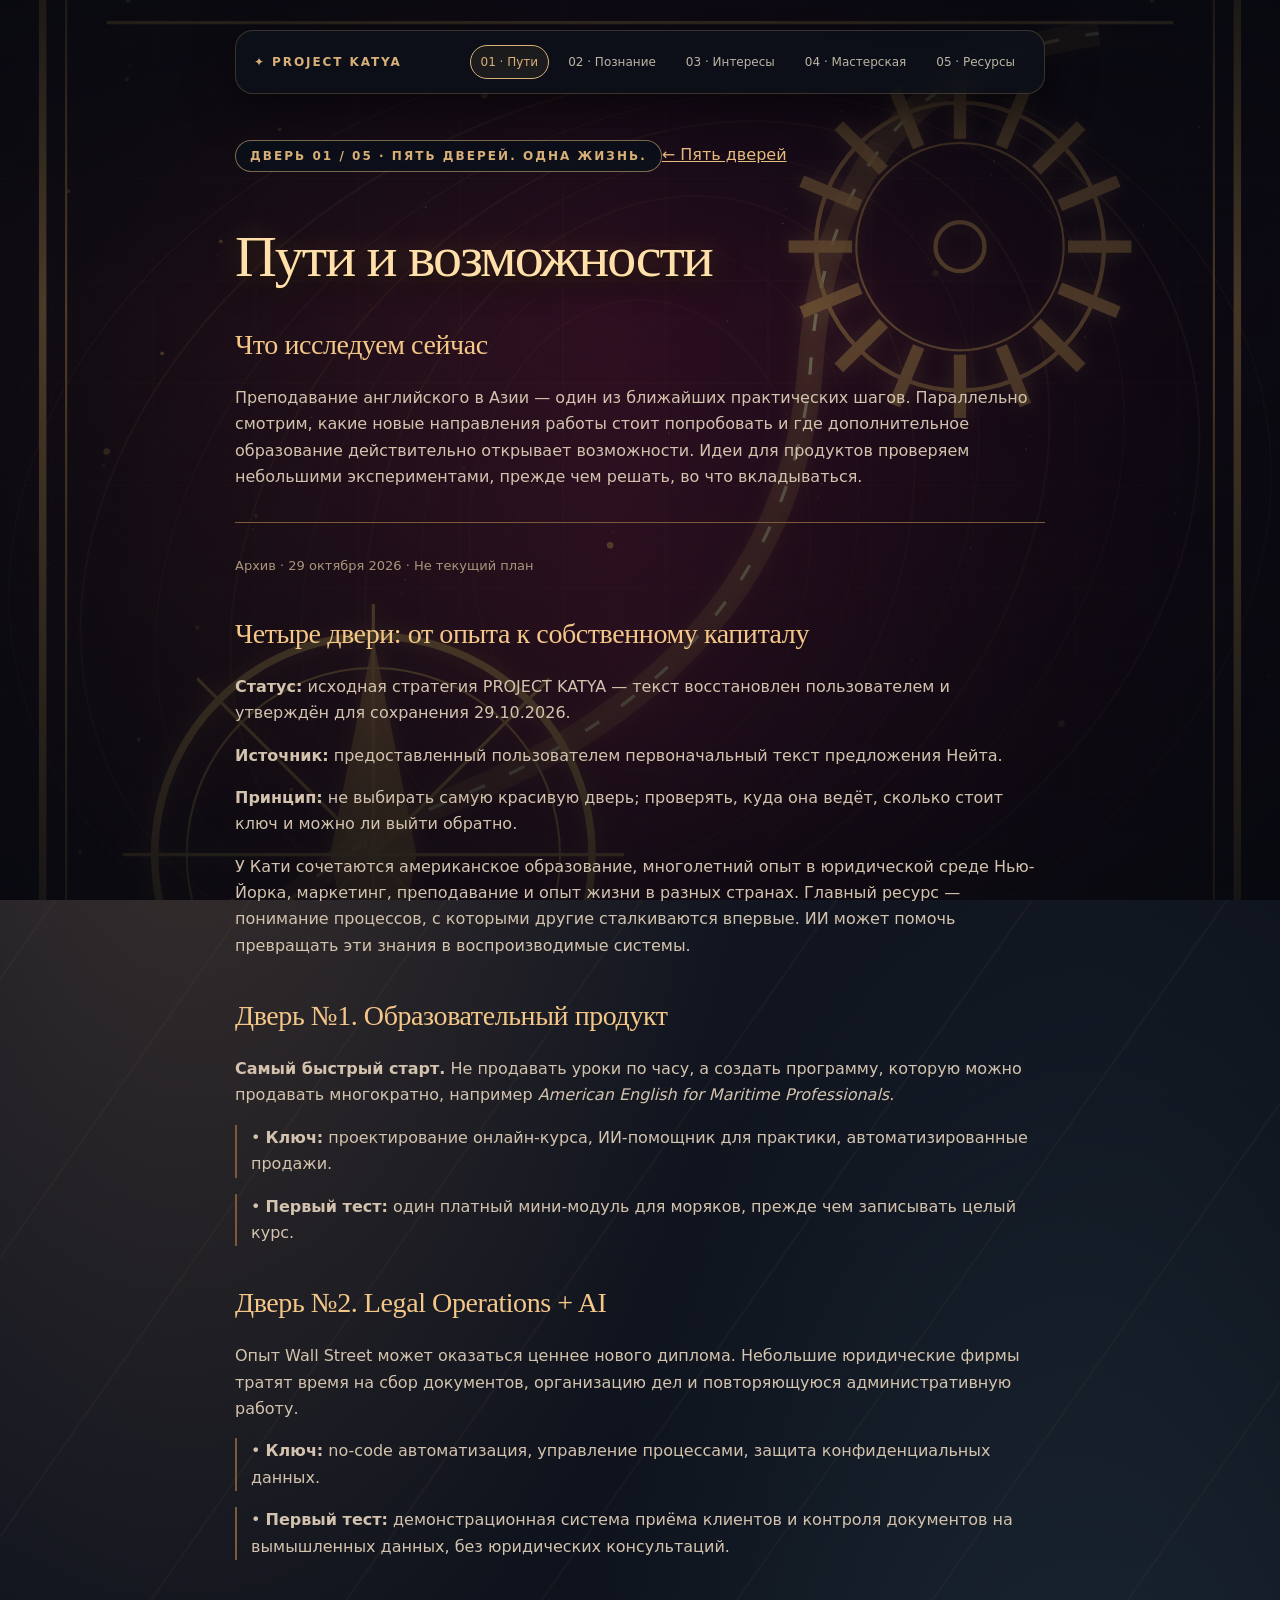
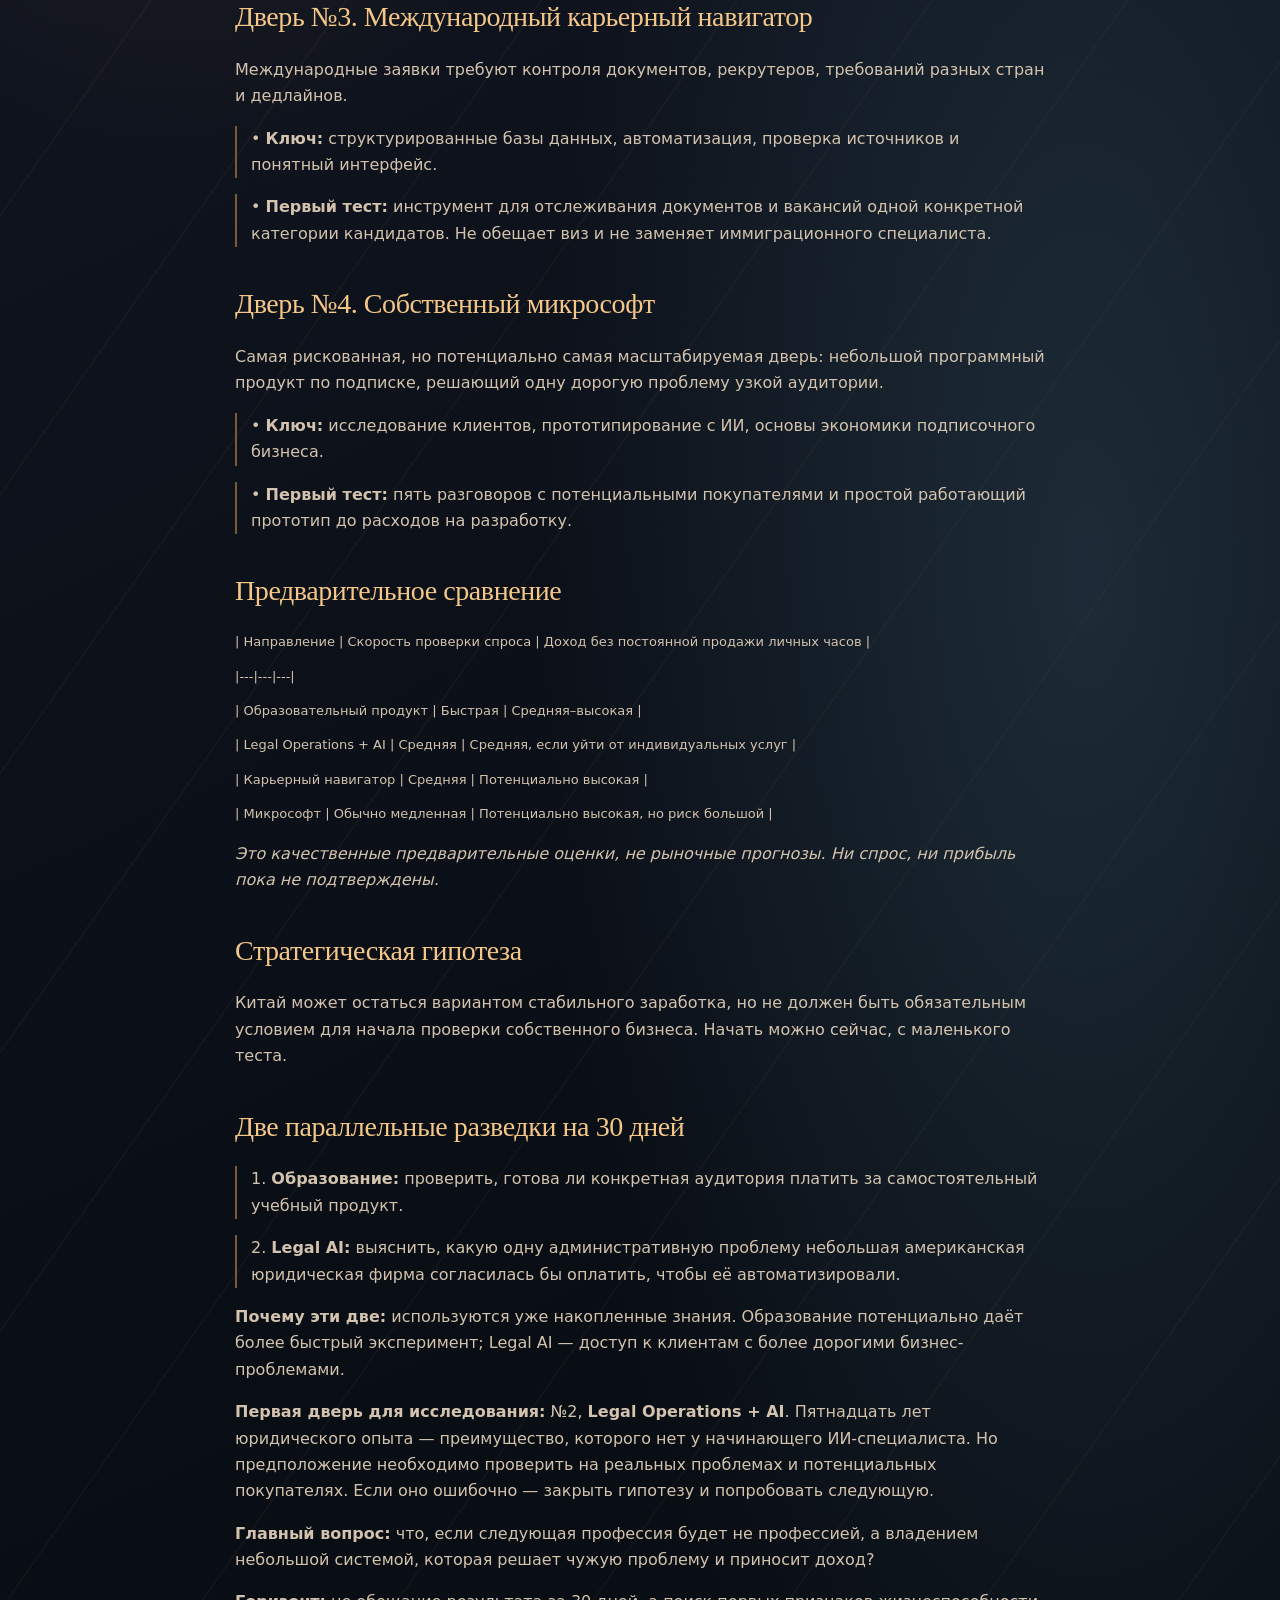
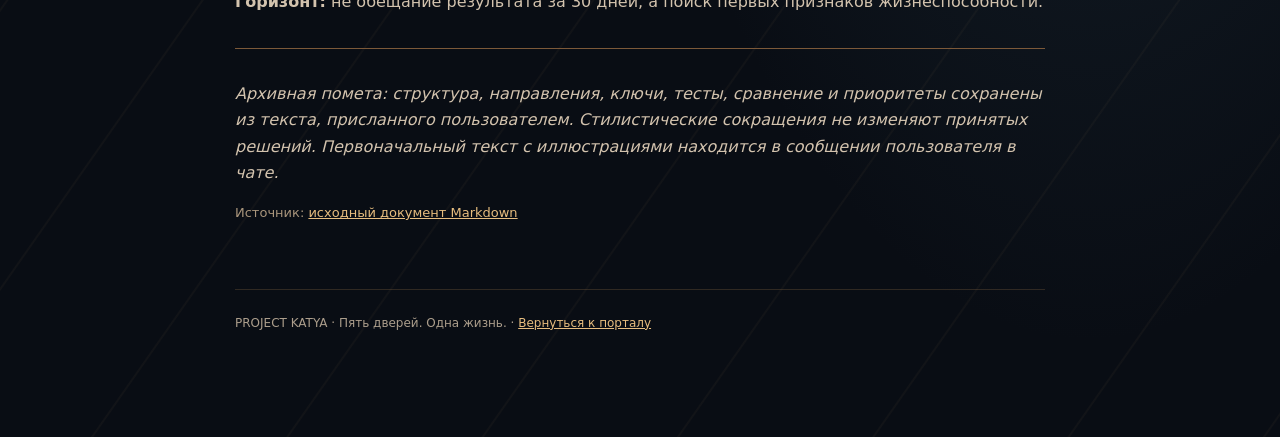
<file: paths.html>
<!doctype html><html lang="ru"><head><meta charset="utf-8"><meta name="viewport" content="width=device-width,initial-scale=1"><title>Четыре пути · Project KATYA</title><style>*{box-sizing:border-box}body{margin:0;background:radial-gradient(ellipse at top,#26303b,#090d14 65%);color:#f1dbb9;font:16px/1.65 system-ui,sans-serif}main{max-width:850px;margin:auto;padding:30px 20px 80px}h1,h2{font-family:Georgia,serif;font-weight:400;line-height:1.2}h1{font-size:clamp(34px,6vw,58px)}h2{font-size:28px;margin-top:40px;color:#f4c788}p{color:#d3c3ae}a{color:#f4c788}.item{padding-left:14px;border-left:2px solid #7c5939}.tableline{font-size:13px;overflow-wrap:anywhere}hr{border:0;border-top:1px solid #7c5939;margin:32px 0}.note{font-size:13px;color:#a9957c}</style><link rel="stylesheet" href="./katya-theme.css?v=5"></head><body class="door-paths"><main><nav class="katya-nav" aria-label="Навигация по пяти дверям"><a class="katya-brand" href="./index.html">✦ PROJECT KATYA</a><div class="katya-links"><a href="./paths.html" aria-current="page">01 · Пути</a><a href="./atlas.html">02 · Познание</a><a href="./interests.html">03 · Интересы</a><a href="./masterская.html">04 · Мастерская</a><a href="./resources.html">05 · Ресурсы</a></div></nav><p class="katya-kicker">Дверь 01 / 05 · Пять дверей. Одна жизнь.</p><a href="./index.html">← Пять дверей</a><h1>Пути и возможности</h1>
<section aria-labelledby="current-paths">
<h2 id="current-paths">Что исследуем сейчас</h2>
<p>Преподавание английского в Азии — один из ближайших практических шагов. Параллельно смотрим, какие новые направления работы стоит попробовать и где дополнительное образование действительно открывает возможности. Идеи для продуктов проверяем небольшими экспериментами, прежде чем решать, во что вкладываться.</p>
</section>
<hr>
<section aria-labelledby="paths-archive">
<p class="note">Архив · 29 октября 2026 · Не текущий план</p><h2 id="paths-archive">Четыре двери: от опыта к собственному капиталу</h2>

<p><strong>Статус:</strong> исходная стратегия PROJECT KATYA — текст восстановлен пользователем и утверждён для сохранения 29.10.2026.  </p>
<p><strong>Источник:</strong> предоставленный пользователем первоначальный текст предложения Нейта.  </p>
<p><strong>Принцип:</strong> не выбирать самую красивую дверь; проверять, куда она ведёт, сколько стоит ключ и можно ли выйти обратно.</p>

<p>У Кати сочетаются американское образование, многолетний опыт в юридической среде Нью-Йорка, маркетинг, преподавание и опыт жизни в разных странах. Главный ресурс — понимание процессов, с которыми другие сталкиваются впервые. ИИ может помочь превращать эти знания в воспроизводимые системы.</p>

<h2>Дверь №1. Образовательный продукт</h2>
<p><strong>Самый быстрый старт.</strong> Не продавать уроки по часу, а создать программу, которую можно продавать многократно, например <em>American English for Maritime Professionals</em>.</p>

<p class='item'>• <strong>Ключ:</strong> проектирование онлайн-курса, ИИ-помощник для практики, автоматизированные продажи.</p>
<p class='item'>• <strong>Первый тест:</strong> один платный мини-модуль для моряков, прежде чем записывать целый курс.</p>

<h2>Дверь №2. Legal Operations + AI</h2>
<p>Опыт Wall Street может оказаться ценнее нового диплома. Небольшие юридические фирмы тратят время на сбор документов, организацию дел и повторяющуюся административную работу.</p>

<p class='item'>• <strong>Ключ:</strong> no-code автоматизация, управление процессами, защита конфиденциальных данных.</p>
<p class='item'>• <strong>Первый тест:</strong> демонстрационная система приёма клиентов и контроля документов на вымышленных данных, без юридических консультаций.</p>

<h2>Дверь №3. Международный карьерный навигатор</h2>
<p>Международные заявки требуют контроля документов, рекрутеров, требований разных стран и дедлайнов.</p>

<p class='item'>• <strong>Ключ:</strong> структурированные базы данных, автоматизация, проверка источников и понятный интерфейс.</p>
<p class='item'>• <strong>Первый тест:</strong> инструмент для отслеживания документов и вакансий одной конкретной категории кандидатов. Не обещает виз и не заменяет иммиграционного специалиста.</p>

<h2>Дверь №4. Собственный микрософт</h2>
<p>Самая рискованная, но потенциально самая масштабируемая дверь: небольшой программный продукт по подписке, решающий одну дорогую проблему узкой аудитории.</p>

<p class='item'>• <strong>Ключ:</strong> исследование клиентов, прототипирование с ИИ, основы экономики подписочного бизнеса.</p>
<p class='item'>• <strong>Первый тест:</strong> пять разговоров с потенциальными покупателями и простой работающий прототип до расходов на разработку.</p>

<h2>Предварительное сравнение</h2>

<p class='tableline'>| Направление | Скорость проверки спроса | Доход без постоянной продажи личных часов |</p>
<p class='tableline'>|---|---|---|</p>
<p class='tableline'>| Образовательный продукт | Быстрая | Средняя–высокая |</p>
<p class='tableline'>| Legal Operations + AI | Средняя | Средняя, если уйти от индивидуальных услуг |</p>
<p class='tableline'>| Карьерный навигатор | Средняя | Потенциально высокая |</p>
<p class='tableline'>| Микрософт | Обычно медленная | Потенциально высокая, но риск большой |</p>

<p><em>Это качественные предварительные оценки, не рыночные прогнозы. Ни спрос, ни прибыль пока не подтверждены.</em></p>

<h2>Стратегическая гипотеза</h2>
<p>Китай может остаться вариантом стабильного заработка, но не должен быть обязательным условием для начала проверки собственного бизнеса. Начать можно сейчас, с маленького теста.</p>

<h2>Две параллельные разведки на 30 дней</h2>
<p class='item'>1. <strong>Образование:</strong> проверить, готова ли конкретная аудитория платить за самостоятельный учебный продукт.</p>
<p class='item'>2. <strong>Legal AI:</strong> выяснить, какую одну административную проблему небольшая американская юридическая фирма согласилась бы оплатить, чтобы её автоматизировали.</p>

<p><strong>Почему эти две:</strong> используются уже накопленные знания. Образование потенциально даёт более быстрый эксперимент; Legal AI — доступ к клиентам с более дорогими бизнес-проблемами.</p>

<p><strong>Первая дверь для исследования:</strong> №2, <strong>Legal Operations + AI</strong>. Пятнадцать лет юридического опыта — преимущество, которого нет у начинающего ИИ-специалиста. Но предположение необходимо проверить на реальных проблемах и потенциальных покупателях. Если оно ошибочно — закрыть гипотезу и попробовать следующую.</p>

<p><strong>Главный вопрос:</strong> что, если следующая профессия будет не профессией, а владением небольшой системой, которая решает чужую проблему и приносит доход?</p>

<p><strong>Горизонт:</strong> не обещание результата за 30 дней, а поиск первых признаков жизнеспособности.</p>

<hr>
<p><em>Архивная помета: структура, направления, ключи, тесты, сравнение и приоритеты сохранены из текста, присланного пользователем. Стилистические сокращения не изменяют принятых решений. Первоначальный текст с иллюстрациями находится в сообщении пользователя в чате.</em></p>
<p class="note">Источник: <a href="./FOUR_PATHS_STRATEGY.md">исходный документ Markdown</a></p></section><footer class="katya-footer">PROJECT KATYA · Пять дверей. Одна жизнь. · <a href="./index.html">Вернуться к порталу</a></footer></main></body></html>
</file>
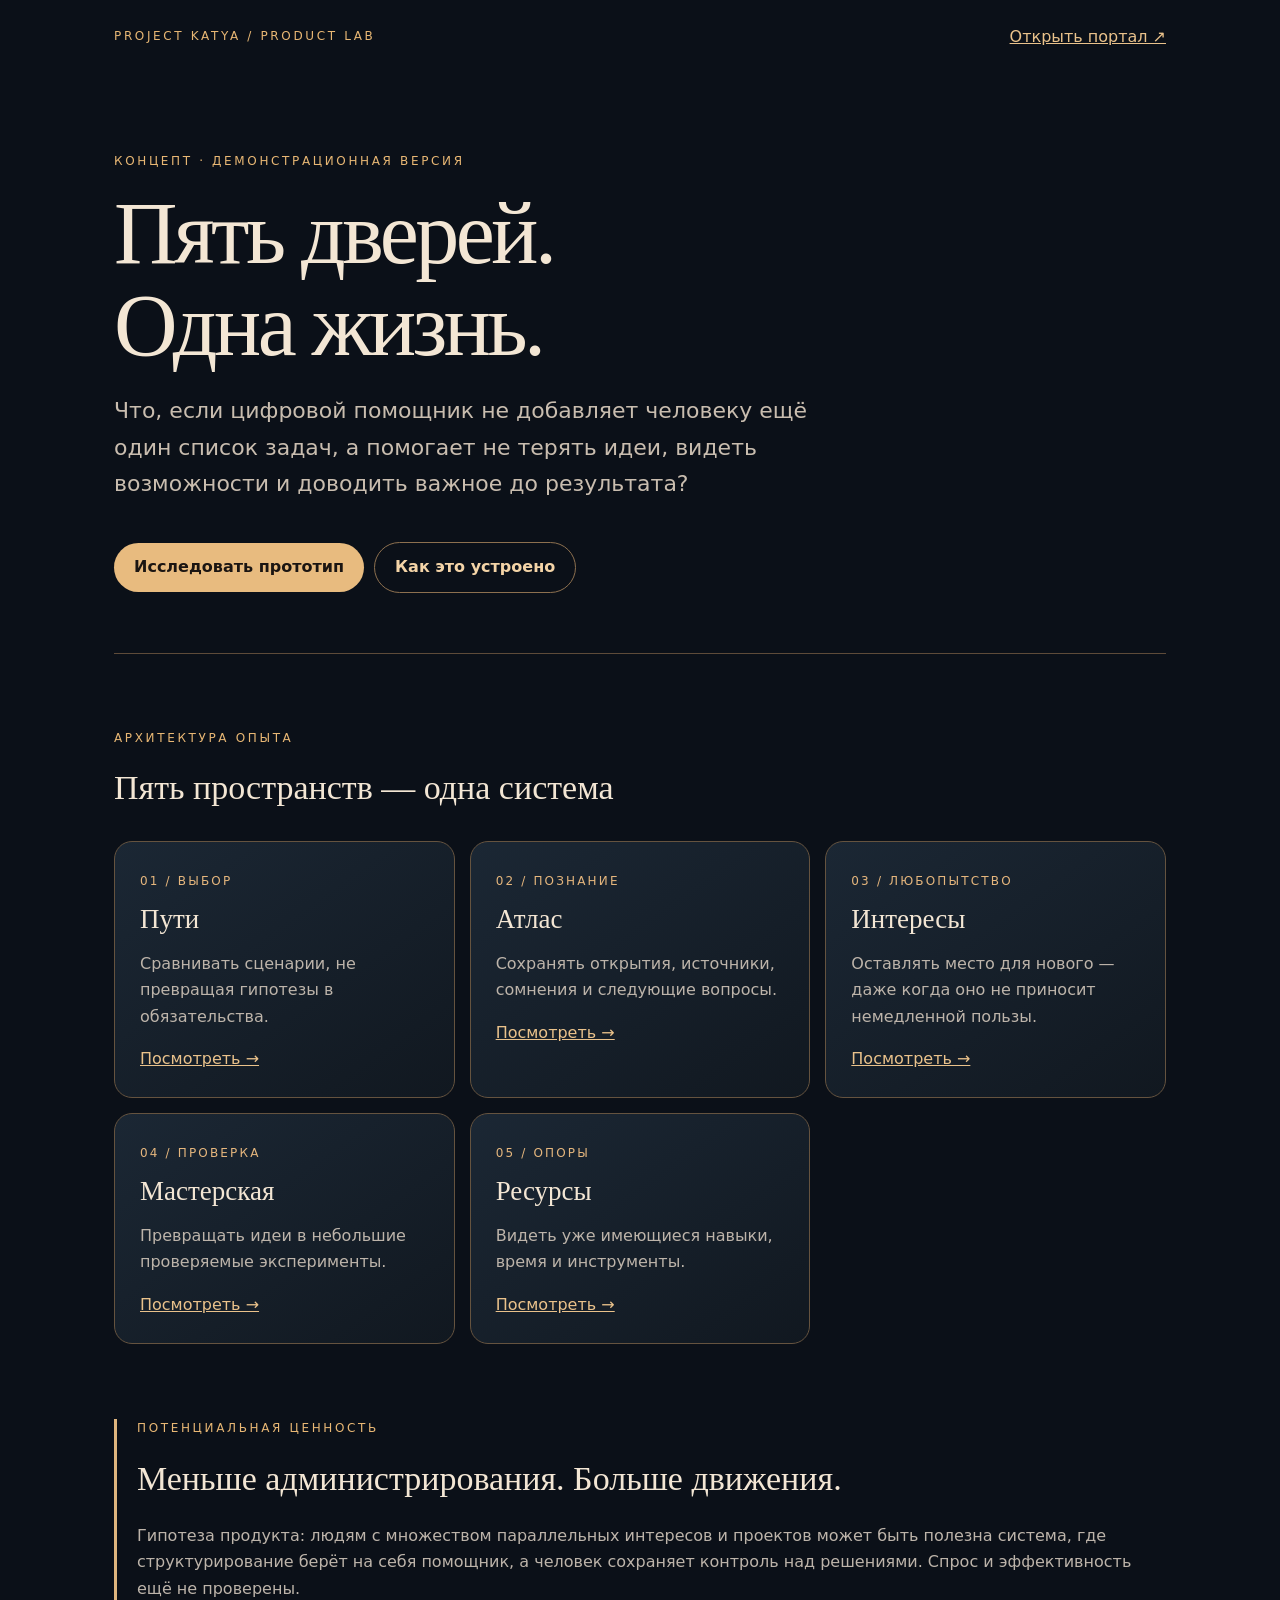
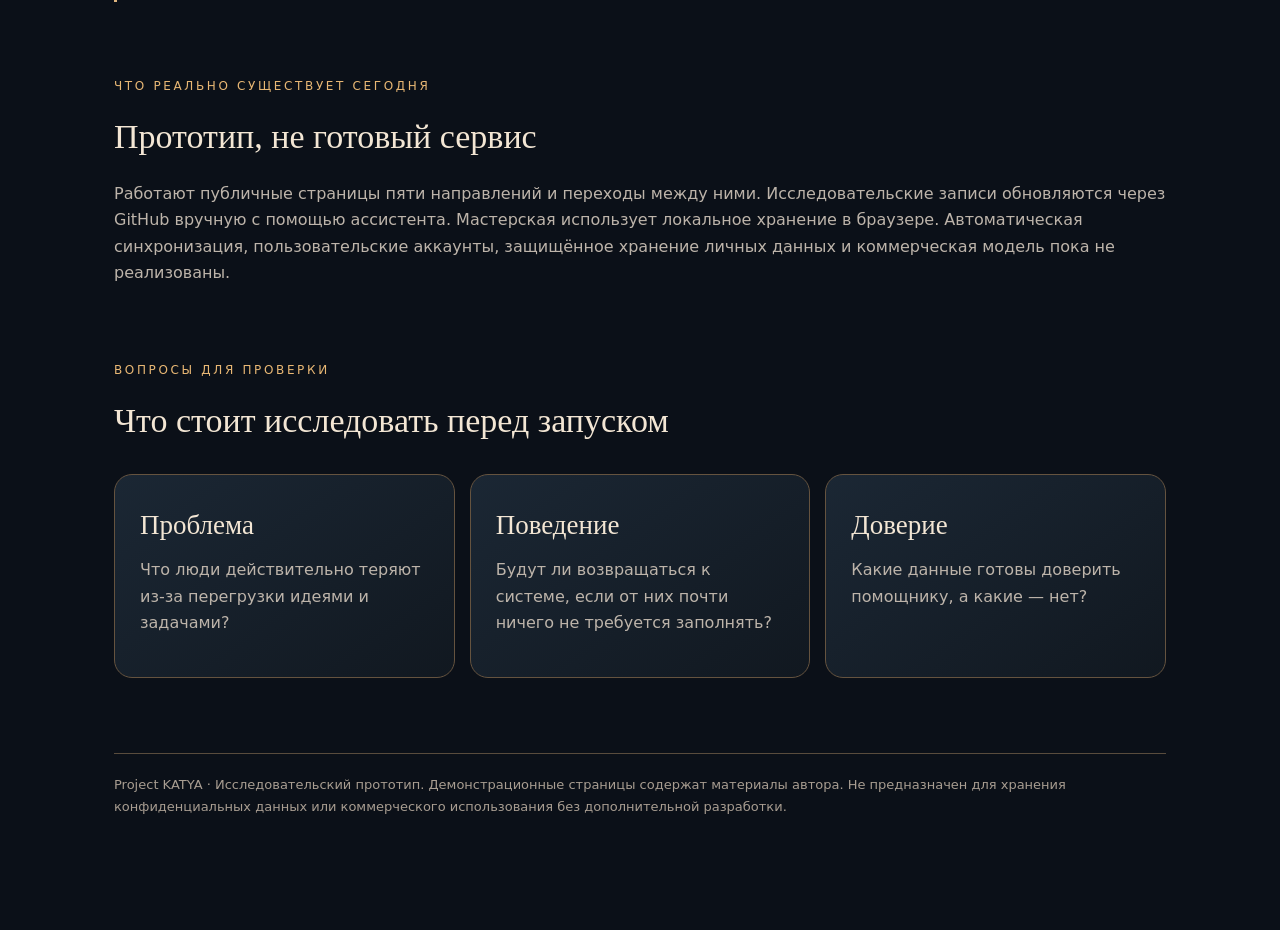
<file: preview.html>
<!doctype html><html lang="ru"><head><meta charset="utf-8"><meta name="viewport" content="width=device-width,initial-scale=1"><title>Project KATYA — Product Preview</title><style>:root{color-scheme:dark}*{box-sizing:border-box}body{margin:0;background:#0b1018;color:#f3e6d4;font:16px/1.65 system-ui,sans-serif}main{max-width:1100px;margin:auto;padding:24px 24px 100px}nav{display:flex;justify-content:space-between;gap:16px;align-items:center}a{color:#eac28b}h1,h2{font-family:Georgia,serif;font-weight:400}h1{font-size:clamp(46px,8vw,88px);line-height:1.04;letter-spacing:-.04em;margin:16px 0}h2{font-size:34px;margin:0 0 14px}.eyebrow{letter-spacing:.22em;text-transform:uppercase;color:#e8b774;font-size:12px}.hero{padding:90px 0 60px;border-bottom:1px solid #5e4b39}.lead{font-size:22px;max-width:720px;color:#c9bdaf}.pill{display:inline-block;padding:11px 20px;border-radius:40px;background:#e8bb7f;color:#1b1512;text-decoration:none;font-weight:700;margin:18px 10px 0 0}.ghost{background:transparent;border:1px solid #8d704f;color:#f4d4a7}.grid{display:grid;grid-template-columns:repeat(auto-fit,minmax(260px,1fr));gap:15px;margin:25px 0 60px}.card{background:linear-gradient(145deg,#1b2734,#111820);border:1px solid #65533f;border-radius:18px;padding:25px}.card span{color:#e5b67d;font-size:12px;letter-spacing:.18em}.card h3{font:27px Georgia,serif;margin:10px 0}.card p{color:#bdb4aa}.section{margin:75px 0}.muted{color:#bdb4aa}.line{border-left:3px solid #dfb57e;padding-left:20px}.foot{border-top:1px solid #594c3d;padding-top:20px;font-size:13px;color:#a89d91}@media(max-width:600px){.hero{padding:55px 0 40px}nav{align-items:flex-start}.lead{font-size:19px}}</style></head><body><main><nav><span class="eyebrow">PROJECT KATYA / PRODUCT LAB</span><a href="./index.html">Открыть портал ↗</a></nav><section class="hero"><p class="eyebrow">Концепт · демонстрационная версия</p><h1>Пять дверей.<br>Одна жизнь.</h1><p class="lead">Что, если цифровой помощник не добавляет человеку ещё один список задач, а помогает не терять идеи, видеть возможности и доводить важное до результата?</p><a class="pill" href="./index.html">Исследовать прототип</a><a class="pill ghost" href="#how">Как это устроено</a></section><section class="section" id="how"><p class="eyebrow">Архитектура опыта</p><h2>Пять пространств — одна система</h2><div class="grid"><article class="card"><span>01 / ВЫБОР</span><h3>Пути</h3><p>Сравнивать сценарии, не превращая гипотезы в обязательства.</p><a href="./paths.html">Посмотреть →</a></article><article class="card"><span>02 / ПОЗНАНИЕ</span><h3>Атлас</h3><p>Сохранять открытия, источники, сомнения и следующие вопросы.</p><a href="./atlas.html">Посмотреть →</a></article><article class="card"><span>03 / ЛЮБОПЫТСТВО</span><h3>Интересы</h3><p>Оставлять место для нового — даже когда оно не приносит немедленной пользы.</p><a href="./interests.html">Посмотреть →</a></article><article class="card"><span>04 / ПРОВЕРКА</span><h3>Мастерская</h3><p>Превращать идеи в небольшие проверяемые эксперименты.</p><a href="./masterская.html">Посмотреть →</a></article><article class="card"><span>05 / ОПОРЫ</span><h3>Ресурсы</h3><p>Видеть уже имеющиеся навыки, время и инструменты.</p><a href="./resources.html">Посмотреть →</a></article></div></section><section class="section line"><p class="eyebrow">Потенциальная ценность</p><h2>Меньше администрирования. Больше движения.</h2><p class="muted">Гипотеза продукта: людям с множеством параллельных интересов и проектов может быть полезна система, где структурирование берёт на себя помощник, а человек сохраняет контроль над решениями. Спрос и эффективность ещё не проверены.</p></section><section class="section"><p class="eyebrow">Что реально существует сегодня</p><h2>Прототип, не готовый сервис</h2><p class="muted">Работают публичные страницы пяти направлений и переходы между ними. Исследовательские записи обновляются через GitHub вручную с помощью ассистента. Мастерская использует локальное хранение в браузере. Автоматическая синхронизация, пользовательские аккаунты, защищённое хранение личных данных и коммерческая модель пока не реализованы.</p></section><section class="section"><p class="eyebrow">Вопросы для проверки</p><h2>Что стоит исследовать перед запуском</h2><div class="grid"><article class="card"><h3>Проблема</h3><p>Что люди действительно теряют из-за перегрузки идеями и задачами?</p></article><article class="card"><h3>Поведение</h3><p>Будут ли возвращаться к системе, если от них почти ничего не требуется заполнять?</p></article><article class="card"><h3>Доверие</h3><p>Какие данные готовы доверить помощнику, а какие — нет?</p></article></div></section><p class="foot">Project KATYA · Исследовательский прототип. Демонстрационные страницы содержат материалы автора. Не предназначен для хранения конфиденциальных данных или коммерческого использования без дополнительной разработки.</p></main></body></html>
</file>
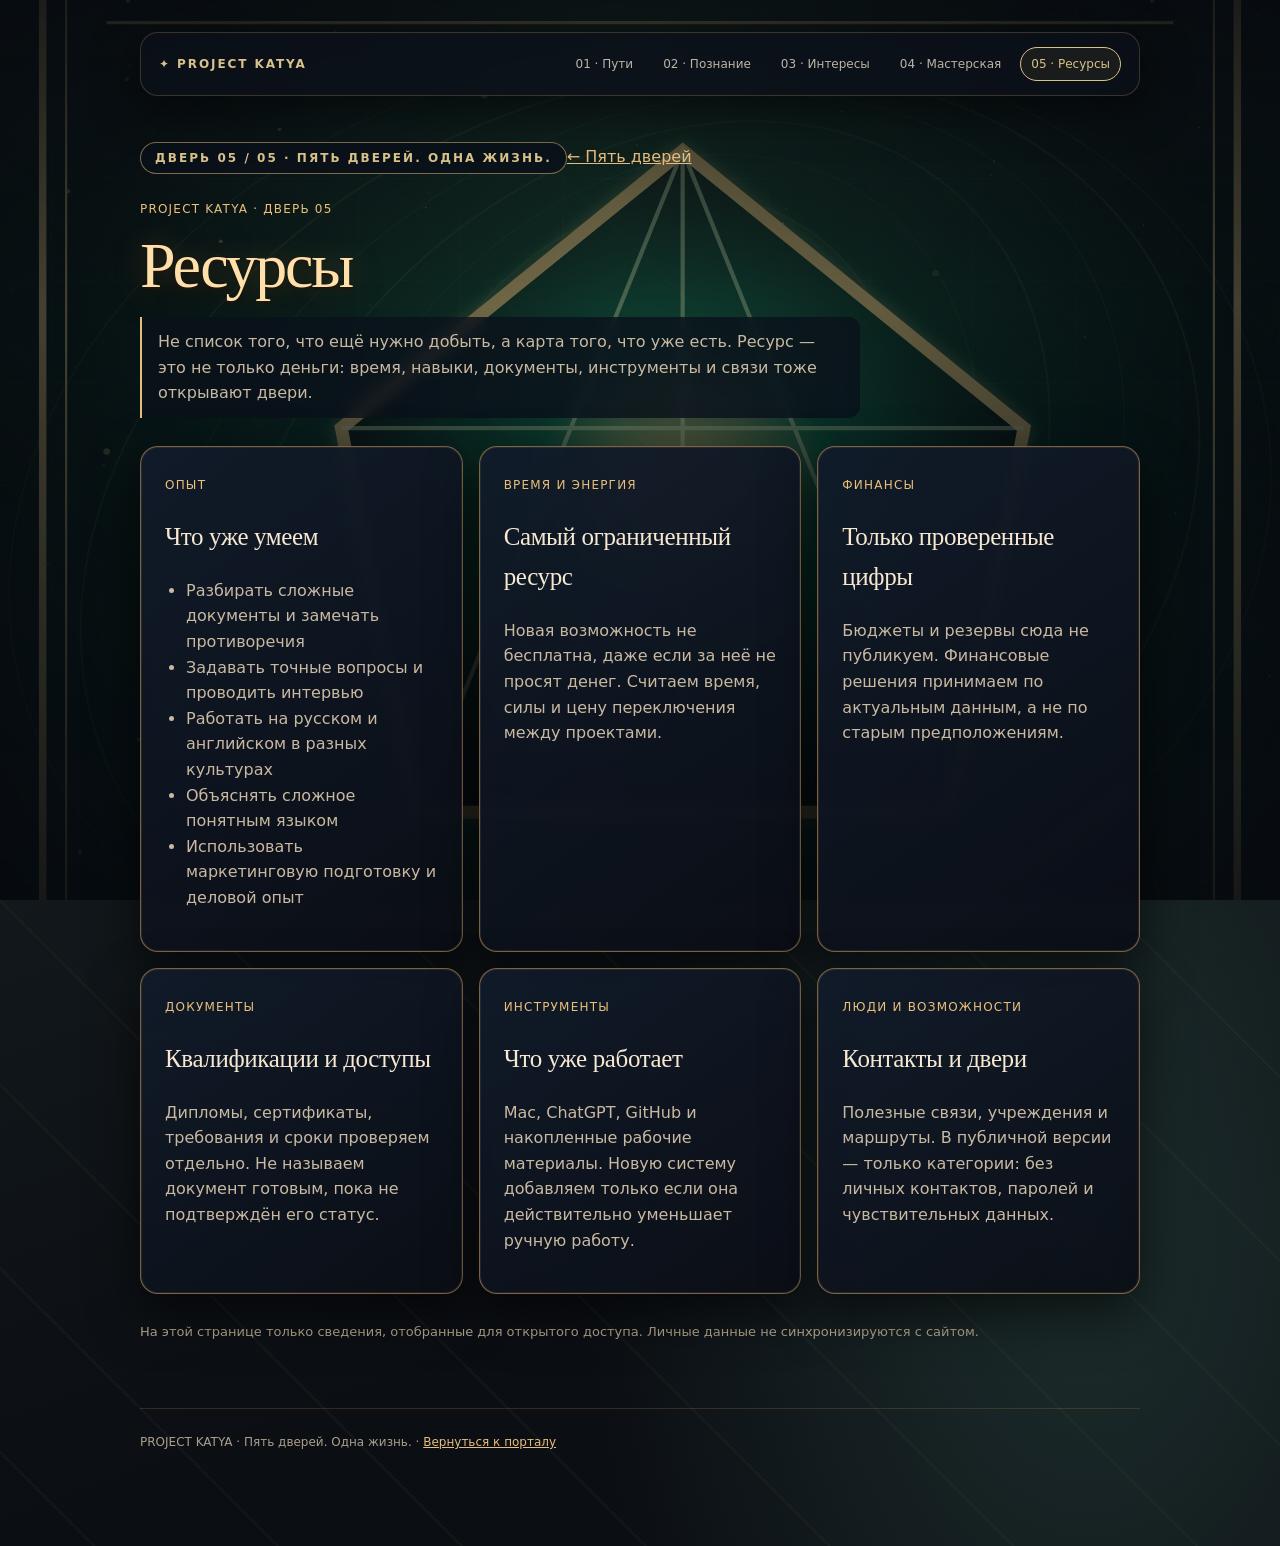
<file: resources.html>
<!doctype html><html lang="ru"><head><meta charset="utf-8"><meta name="viewport" content="width=device-width,initial-scale=1"><title>Ресурсы · Project KATYA</title><style>*{box-sizing:border-box}body{margin:0;background:radial-gradient(ellipse at top,#26303b,#090d14 70%);color:#f3dfbf;font:16px/1.6 system-ui,sans-serif}main{max-width:1040px;margin:auto;padding:32px 20px 70px}h1,h2{font-family:Georgia,serif;font-weight:400}h1{font-size:clamp(38px,6vw,64px);margin:12px 0}h2{font-size:25px}a{color:#e9bf7c}.lead{color:#c9b9a1;max-width:720px}.grid{display:grid;grid-template-columns:repeat(auto-fit,minmax(min(100%,280px),1fr));gap:16px;margin:28px 0}.card{background:#151c26;border:1px solid #755b3d;border-radius:18px;padding:24px}.card p,.card li{color:#c9b9a1}.card ul{padding-left:21px}.tag{font-size:12px;letter-spacing:.1em;color:#e9bf7c;text-transform:uppercase}.foot{font-size:13px;color:#b7a68e}</style><link rel="stylesheet" href="./katya-theme.css?v=5"></head><body class="door-resources"><main><nav class="katya-nav" aria-label="Навигация по пяти дверям"><a class="katya-brand" href="./index.html">✦ PROJECT KATYA</a><div class="katya-links"><a href="./paths.html">01 · Пути</a><a href="./atlas.html">02 · Познание</a><a href="./interests.html">03 · Интересы</a><a href="./masterская.html">04 · Мастерская</a><a href="./resources.html" aria-current="page">05 · Ресурсы</a></div></nav><p class="katya-kicker">Дверь 05 / 05 · Пять дверей. Одна жизнь.</p><a href="./index.html">← Пять дверей</a><p class="tag">PROJECT KATYA · ДВЕРЬ 05</p><h1>Ресурсы</h1><p class="lead">Не список того, что ещё нужно добыть, а карта того, что уже есть. Ресурс — это не только деньги: время, навыки, документы, инструменты и связи тоже открывают двери.</p><section class="grid"><article class="card"><span class="tag">Опыт</span><h2>Что уже умеем</h2><ul><li>Разбирать сложные документы и замечать противоречия</li><li>Задавать точные вопросы и проводить интервью</li><li>Работать на русском и английском в разных культурах</li><li>Объяснять сложное понятным языком</li><li>Использовать маркетинговую подготовку и деловой опыт</li></ul></article><article class="card"><span class="tag">Время и энергия</span><h2>Самый ограниченный ресурс</h2><p>Новая возможность не бесплатна, даже если за неё не просят денег. Считаем время, силы и цену переключения между проектами.</p></article><article class="card"><span class="tag">Финансы</span><h2>Только проверенные цифры</h2><p>Бюджеты и резервы сюда не публикуем. Финансовые решения принимаем по актуальным данным, а не по старым предположениям.</p></article><article class="card"><span class="tag">Документы</span><h2>Квалификации и доступы</h2><p>Дипломы, сертификаты, требования и сроки проверяем отдельно. Не называем документ готовым, пока не подтверждён его статус.</p></article><article class="card"><span class="tag">Инструменты</span><h2>Что уже работает</h2><p>Mac, ChatGPT, GitHub и накопленные рабочие материалы. Новую систему добавляем только если она действительно уменьшает ручную работу.</p></article><article class="card"><span class="tag">Люди и возможности</span><h2>Контакты и двери</h2><p>Полезные связи, учреждения и маршруты. В публичной версии — только категории: без личных контактов, паролей и чувствительных данных.</p></article></section><p class="foot">На этой странице только сведения, отобранные для открытого доступа. Личные данные не синхронизируются с сайтом.</p><footer class="katya-footer">PROJECT KATYA · Пять дверей. Одна жизнь. · <a href="./index.html">Вернуться к порталу</a></footer></main></body></html>
</file>
<file: katya-theme.css>
/* Project KATYA — shared visual identity, 2026 */
:root{--katya-gold:#e7bd7f;--katya-ink:#0a0f17;--katya-line:#725b40;--katya-text:#f7e8d2}html{scroll-behavior:smooth}body{background-color:var(--katya-ink)!important;background-image:radial-gradient(ellipse 75% 44% at 50% -10%,#36475a 0%,transparent 75%),radial-gradient(ellipse 65% 55% at 110% 90%,#302219 0%,transparent 75%),linear-gradient(#0b1018,#090c12)!important;color:var(--katya-text)!important}body::selection{background:#b8894b;color:#0a0f17}a{color:var(--katya-gold)}a:hover{text-decoration-color:#f9e4bd}h1{letter-spacing:-.035em;line-height:1.09;text-wrap:balance;text-shadow:0 10px 32px #0006}h2{letter-spacing:-.015em}.katya-nav{display:flex;flex-wrap:wrap;align-items:center;justify-content:space-between;gap:14px;margin:0 0 46px;padding:14px 0;border-bottom:1px solid #8c6c474d;font:12px/1.5 system-ui,sans-serif;position:relative;z-index:3}.katya-brand{color:#f3d5a5;text-decoration:none;font-weight:700;letter-spacing:.16em}.katya-links{display:flex;flex-wrap:wrap;gap:8px}.katya-links a{display:inline-flex;align-items:center;padding:7px 10px;border:1px solid transparent;border-radius:24px;color:#bdb4a6;text-decoration:none;font-size:12px;transition:.2s}.katya-links a:hover,.katya-links a[aria-current=page]{color:#ffe1ad;border-color:#8f7048;background:#b58a4a18}.katya-kicker{font:700 12px system-ui,sans-serif;letter-spacing:.22em;text-transform:uppercase;color:var(--katya-gold);margin:0 0 14px}.katya-footer{margin:65px 0 0;padding:24px 0;border-top:1px solid #8c6c474d;color:#ac9e8c;font:12px/1.6 system-ui,sans-serif}.card,.topic,.panel{box-shadow:0 16px 44px #0004;transition:box-shadow .25s,border-color .25s,transform .25s}.card:hover,.topic:hover{border-color:#c79b62!important;box-shadow:0 22px 52px #0008;transform:translateY(-3px)}button{transition:filter .2s,transform .2s}button:hover{filter:brightness(1.12)}button:active{transform:scale(.985)}a:focus-visible,button:focus-visible,input:focus-visible,textarea:focus-visible{outline:2px solid #f5d8a5;outline-offset:3px}@media(max-width:700px){.katya-nav{margin-bottom:28px}.katya-links{gap:3px}.katya-links a{min-height:44px;padding:7px 8px;font-size:12px}.katya-brand{display:inline-flex;align-items:center;min-height:44px}h1{line-height:1.12}.card:hover,.topic:hover{transform:none}}@media(prefers-reduced-motion:reduce){*,*:before,*:after{transition:none!important;scroll-behavior:auto!important}}

/* Five distinct atmospheric rooms — no images, fast on mobile */
body.door-paths{--accent:#d9b078;background-image:radial-gradient(ellipse 55% 40% at 15% 17%,#75563e66,transparent 80%),radial-gradient(ellipse 55% 48% at 85% 60%,#314c5c77,transparent 78%),repeating-linear-gradient(125deg,transparent 0 80px,#d4a7680b 81px 82px,transparent 83px 160px),linear-gradient(155deg,#161b29,#090d14 75%)!important}
body.door-atlas{--accent:#94c8d3;background-image:radial-gradient(circle at 16% 20%,#91d2e122 0 1px,transparent 2px),radial-gradient(circle at 72% 42%,#c7e6ed55 0 1px,transparent 2px),radial-gradient(ellipse 58% 52% at 80% 12%,#1b66806b,transparent 80%),radial-gradient(ellipse 60% 60% at 0% 90%,#3c3d7355,transparent 75%),linear-gradient(#091625,#080c17)!important;background-size:107px 121px,173px 199px,auto,auto,auto!important}
body.door-interests{--accent:#e1a2d7;background-image:radial-gradient(ellipse 45% 45% at 78% 12%,#7543818a,transparent 80%),radial-gradient(ellipse 45% 50% at 8% 52%,#236d7b66,transparent 80%),radial-gradient(ellipse 35% 38% at 90% 92%,#ab664055,transparent 75%),linear-gradient(150deg,#181226,#0a0c16 80%)!important}
body.door-workshop{--accent:#e9ad6b;background-image:linear-gradient(#b8822710 1px,transparent 1px),linear-gradient(90deg,#b8822710 1px,transparent 1px),radial-gradient(ellipse 75% 55% at 60% 4%,#7c4a277a,transparent 78%),linear-gradient(160deg,#211a1b,#0b0c12 78%)!important;background-size:48px 48px,48px 48px,auto,auto!important}
body.door-resources{--accent:#d6c28a;background-image:radial-gradient(ellipse 70% 45% at 50% 0%,#86704861,transparent 80%),repeating-linear-gradient(45deg,transparent 0 65px,#d8c18c0b 66px 67px,transparent 68px 130px),radial-gradient(ellipse 50% 65% at 85% 80%,#385c5266,transparent 80%),linear-gradient(160deg,#1b2526,#0b0e13 78%)!important}
body[class*="door-"] .katya-kicker{color:var(--accent)}body[class*="door-"] .katya-links a[aria-current=page]{border-color:var(--accent);color:var(--accent)}body[class*="door-"] .katya-brand{color:var(--accent)}
@media(max-width:700px){body[class*="door-"]{background-attachment:scroll!important}}

/* Individual illustrated room backdrops: artwork behind, text above */
body[class*="door-"]{position:relative;isolation:isolate;min-height:100vh}
body[class*="door-"]::before{content:"";position:fixed;inset:0;z-index:-1;pointer-events:none;background-position:center top;background-repeat:no-repeat;background-size:cover;opacity:.24;filter:saturate(1.2)}
body.door-paths::before{background-image:url("./art/paths.svg")}
body.door-atlas::before{background-image:url("./art/atlas.svg")}
body.door-interests::before{background-image:url("./art/interests.svg")}
body.door-workshop::before{background-image:url("./art/workshop.svg")}
body.door-resources::before{background-image:url("./art/resources.svg")}
body[class*="door-"] main{position:relative;z-index:1}
body[class*="door-"] .card,body[class*="door-"] .topic{background-color:#101721e8;backdrop-filter:blur(6px)}
@media(min-width:1000px){body[class*="door-"]::before{background-size:min(80vw,1000px) auto;background-position:right -100px top -140px;opacity:.31}}
@media(prefers-reduced-transparency:reduce){body[class*="door-"] .card,body[class*="door-"] .topic{backdrop-filter:none;background-color:#101721}}

/* Immersive interior presentation: art visible while content stays readable */
body[class*="door-"]::before{opacity:.58!important;background-position:center top!important;background-size:cover!important;filter:saturate(1.35) contrast(1.07)!important}
body[class*="door-"]::after{content:"";position:fixed;inset:0;z-index:-1;pointer-events:none;background:linear-gradient(90deg,#06090e99,#06090e3d 48%,#06090e99),linear-gradient(180deg,#080a10aa 0%,transparent 34%,#080a10bb 100%)}
body[class*="door-"] main{z-index:1;position:relative}
body[class*="door-"] .katya-nav{background:#0c111ac7;border:1px solid #b9966144;border-radius:18px;padding:14px 18px;box-shadow:0 12px 45px #0008;backdrop-filter:blur(12px)}
body[class*="door-"] .katya-kicker{display:inline-block;padding:8px 14px;border:1px solid #e2b97e88;background:#0b111bd9;border-radius:30px;letter-spacing:.17em}
body[class*="door-"] h1{color:#ffdfaa;text-shadow:0 2px 1px #21160b,0 0 28px #f4bb5c44,0 10px 28px #000}
body[class*="door-"] .card,body[class*="door-"] .topic{background:linear-gradient(145deg,#111b2af0,#0b0e16ee)!important;border:1px solid #b58b56aa!important;box-shadow:inset 0 0 0 1px #e6c08a19,0 20px 50px #0009!important}
body[class*="door-"] .lead{background:#0b111bc9;padding:12px 16px;border-left:2px solid #e6bd7e;border-radius:0 12px 12px 0;backdrop-filter:blur(7px)}
body.door-workshop #start-area,body.door-workshop .panel{box-shadow:0 20px 55px #000d,inset 0 0 0 2px #bb90543a!important}
@media(min-width:1000px){body[class*="door-"]::before{background-size:min(100vw,1400px) auto!important;background-position:center top -180px!important}}
@media(max-width:700px){body[class*="door-"]::before{opacity:.46!important;background-size:auto 1100px!important;background-position:center top!important}body[class*="door-"] .katya-nav{padding:10px}}

/* Living book: gentle animated atmosphere, no JS required */
@keyframes katyaRoomAwake{from{opacity:0;transform:scale(1.075) translateY(14px)}to{opacity:.58;transform:scale(1) translateY(0)}}
@keyframes katyaGoldBreath{0%,100%{text-shadow:0 2px 1px #21160b,0 0 13px #f4bb5c24,0 10px 28px #000}50%{text-shadow:0 2px 1px #21160b,0 0 32px #f4bb5c99,0 10px 28px #000}}
@keyframes katyaCardEnter{from{opacity:0;transform:translateY(18px)}to{opacity:1;transform:translateY(0)}}
@keyframes katyaPortalPulse{0%,100%{box-shadow:inset 0 0 0 1px #e6c08a19,0 20px 50px #0009}50%{box-shadow:inset 0 0 0 1px #e6c08a55,0 20px 50px #0009,0 0 25px #d3a56826}}
body[class*="door-"]::before{animation:katyaRoomAwake 1.6s cubic-bezier(.2,.75,.2,1) both}
body[class*="door-"] h1{animation:katyaGoldBreath 7s ease-in-out infinite}
body[class*="door-"] .card,body[class*="door-"] .topic{animation:katyaCardEnter .75s ease-out both,katyaPortalPulse 9s ease-in-out 1.2s infinite}
body[class*="door-"] .card:nth-child(2),body[class*="door-"] .topic:nth-child(2){animation-delay:.14s,1.3s}
body[class*="door-"] .card:nth-child(3),body[class*="door-"] .topic:nth-child(3){animation-delay:.28s,1.4s}
body[class*="door-"] .card:nth-child(4),body[class*="door-"] .topic:nth-child(4){animation-delay:.42s,1.5s}
@media(max-width:700px){@keyframes katyaRoomAwake{from{opacity:0;transform:scale(1.03)}to{opacity:.46;transform:scale(1)}}}
@media(prefers-reduced-motion:reduce){body[class*="door-"]::before,body[class*="door-"] h1,body[class*="door-"] .card,body[class*="door-"] .topic{animation:none!important}}
</file>
